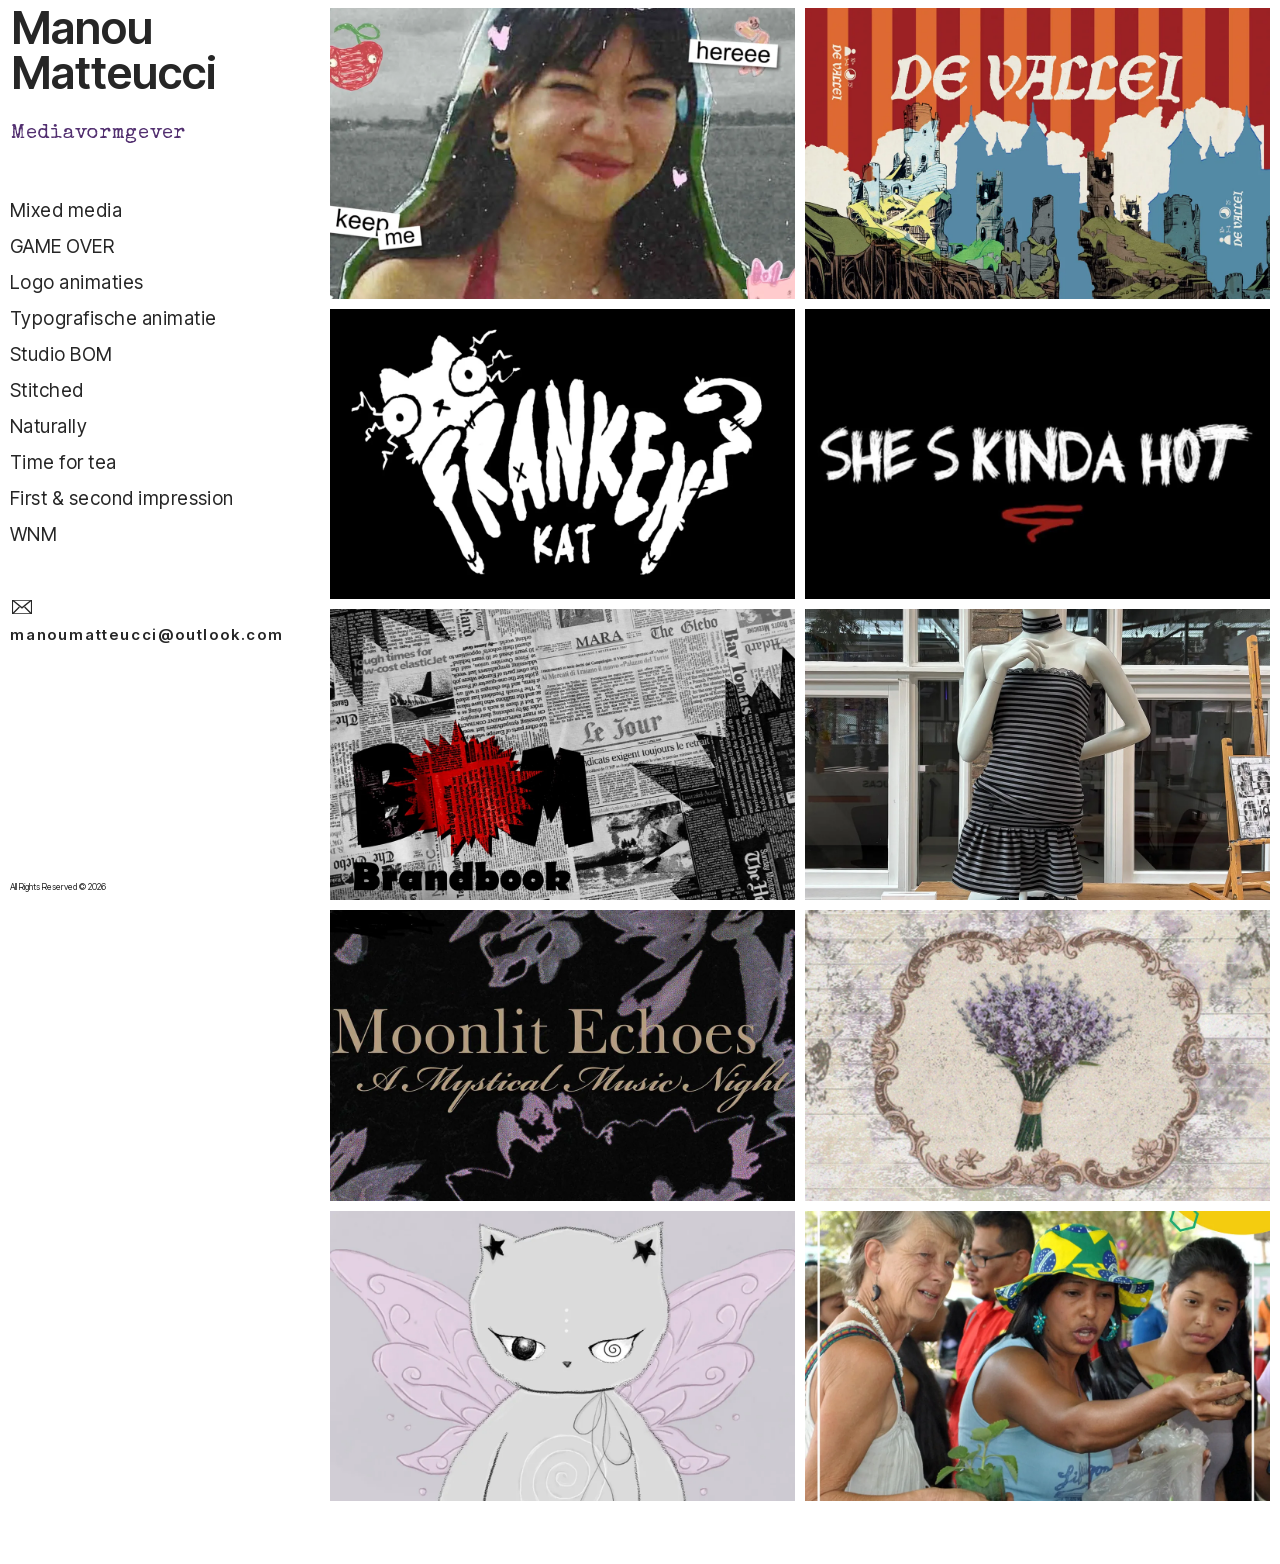
<file: index.html>
<!doctype html>
<html lang="nl">
<head>
<meta charset="utf-8">
<meta name="viewport" content="width=device-width, initial-scale=1">
<title>Manou Matteucci – Mediavormgever</title>
<meta name="description" content="Portfolio van Manou Matteucci, mediavormgever: mixed media, game design, animatie, brandbook, verpakking en meer.">
<meta property="og:title" content="Manou Matteucci – Mediavormgever">
<meta property="og:description" content="Portfolio van Manou Matteucci, mediavormgever: mixed media, game design, animatie, brandbook, verpakking en meer.">
<meta property="og:type" content="website">
<link rel="preload" href="assets/fonts/inter-tight-400.woff" as="font" type="font/woff" crossorigin><link rel="preload" href="assets/fonts/inter-tight-600.woff" as="font" type="font/woff" crossorigin><link rel="preload" href="assets/fonts/special-elite-400.woff" as="font" type="font/woff" crossorigin>
<link rel="stylesheet" href="css/style.css">
</head>
<body>
<a class="skip" href="#inhoud">Naar de inhoud</a>
<aside class="side" id="zijbalk">
  <a class="brand" href="index.html">Manou<br>Matteucci</a>
  <p class="role">Mediavormgever</p>
  <button class="menu-btn" type="button" aria-expanded="false" aria-controls="menu">Menu</button>
  <nav aria-label="Projecten"><ul class="nav" id="menu"><li><a href="mixed-media.html">Mixed media</a></li><li><a href="game-over.html">GAME OVER</a></li><li><a href="logo-animaties.html">Logo animaties</a></li><li><a href="typografische-animatie.html">Typografische animatie</a></li><li><a href="studio-bom.html">Studio BOM</a></li><li><a href="stitched.html">Stitched</a></li><li><a href="naturally.html">Naturally</a></li><li><a href="time-for-tea.html">Time for tea</a></li><li><a href="first-second-impression.html">First &amp; second impression</a></li><li><a href="wnm.html">WNM</a></li></ul></nav>
  <p class="mail"><svg viewBox="0 0 22 16" aria-hidden="true"><path d="M0 0h22v16H0z" fill="none" stroke="currentColor" stroke-width="1.6"/><path d="M0 0l11 9 11-9M0 16l8-8M22 16l-8-8" fill="none" stroke="currentColor" stroke-width="1.6"/></svg><a href="mailto:manoumatteucci@outlook.com">manoumatteucci@outlook.com</a></p>
  <p class="copy">All Rights Reserved &copy; 2026</p>
</aside>
<main id="inhoud">
<h1 class="vh">Manou Matteucci, mediavormgever</h1><ul class="grid"><li><a href="mixed-media.html" aria-label="Mixed media"><img src="assets/img/tiles/mixed-media.webp" width="1200" height="750" alt="Beeld uit de videocollage voor Sunny Day van Beabadoobee" decoding="async"></a></li><li><a href="game-over.html" aria-label="GAME OVER"><img src="assets/img/tiles/game-over.webp" width="1200" height="750" alt="Omslag van het bordspel De Vallei" decoding="async"></a></li><li><a href="logo-animaties.html" aria-label="Logo animaties"><img src="assets/img/tiles/logo-animaties.webp" width="1200" height="750" alt="Logo van FrankenKat" loading="lazy" decoding="async"></a></li><li><a href="typografische-animatie.html" aria-label="Typografische animatie"><img src="assets/img/tiles/typografische-animatie.webp" width="1200" height="750" alt="Typografische animatie: She’s kinda hot" loading="lazy" decoding="async"></a></li><li><a href="studio-bom.html" aria-label="Studio BOM"><img src="assets/img/tiles/studio-bom.webp" width="1200" height="750" alt="Brandbook van Studio BOM" loading="lazy" decoding="async"></a></li><li><a href="stitched.html" aria-label="Stitched"><img src="assets/img/tiles/stitched.webp" width="1200" height="750" alt="Gestreepte jurk op een paspop" loading="lazy" decoding="async"></a></li><li><a href="naturally.html" aria-label="Naturally"><img src="assets/img/tiles/naturally.webp" width="1200" height="750" alt="Poster voor Moonlit Echoes" loading="lazy" decoding="async"></a></li><li><a href="time-for-tea.html" aria-label="Time for tea"><img src="assets/img/tiles/time-for-tea.webp" width="1200" height="750" alt="Theeverpakking Flor met lavendel" loading="lazy" decoding="async"></a></li><li><a href="first-second-impression.html" aria-label="First & second impression"><img src="assets/img/tiles/first-second-impression.webp" width="1200" height="750" alt="Getekende kat met vlindervleugels" loading="lazy" decoding="async"></a></li><li><a href="wnm.html" aria-label="WNM"><img src="assets/img/tiles/wnm.webp" width="1200" height="750" alt="Instagrampost voor WNM" loading="lazy" decoding="async"></a></li></ul>
<p class="foot-mobile">All Rights Reserved &copy; 2026</p>
</main>
<script src="js/main.js" defer></script>
</body>
</html>
</file>
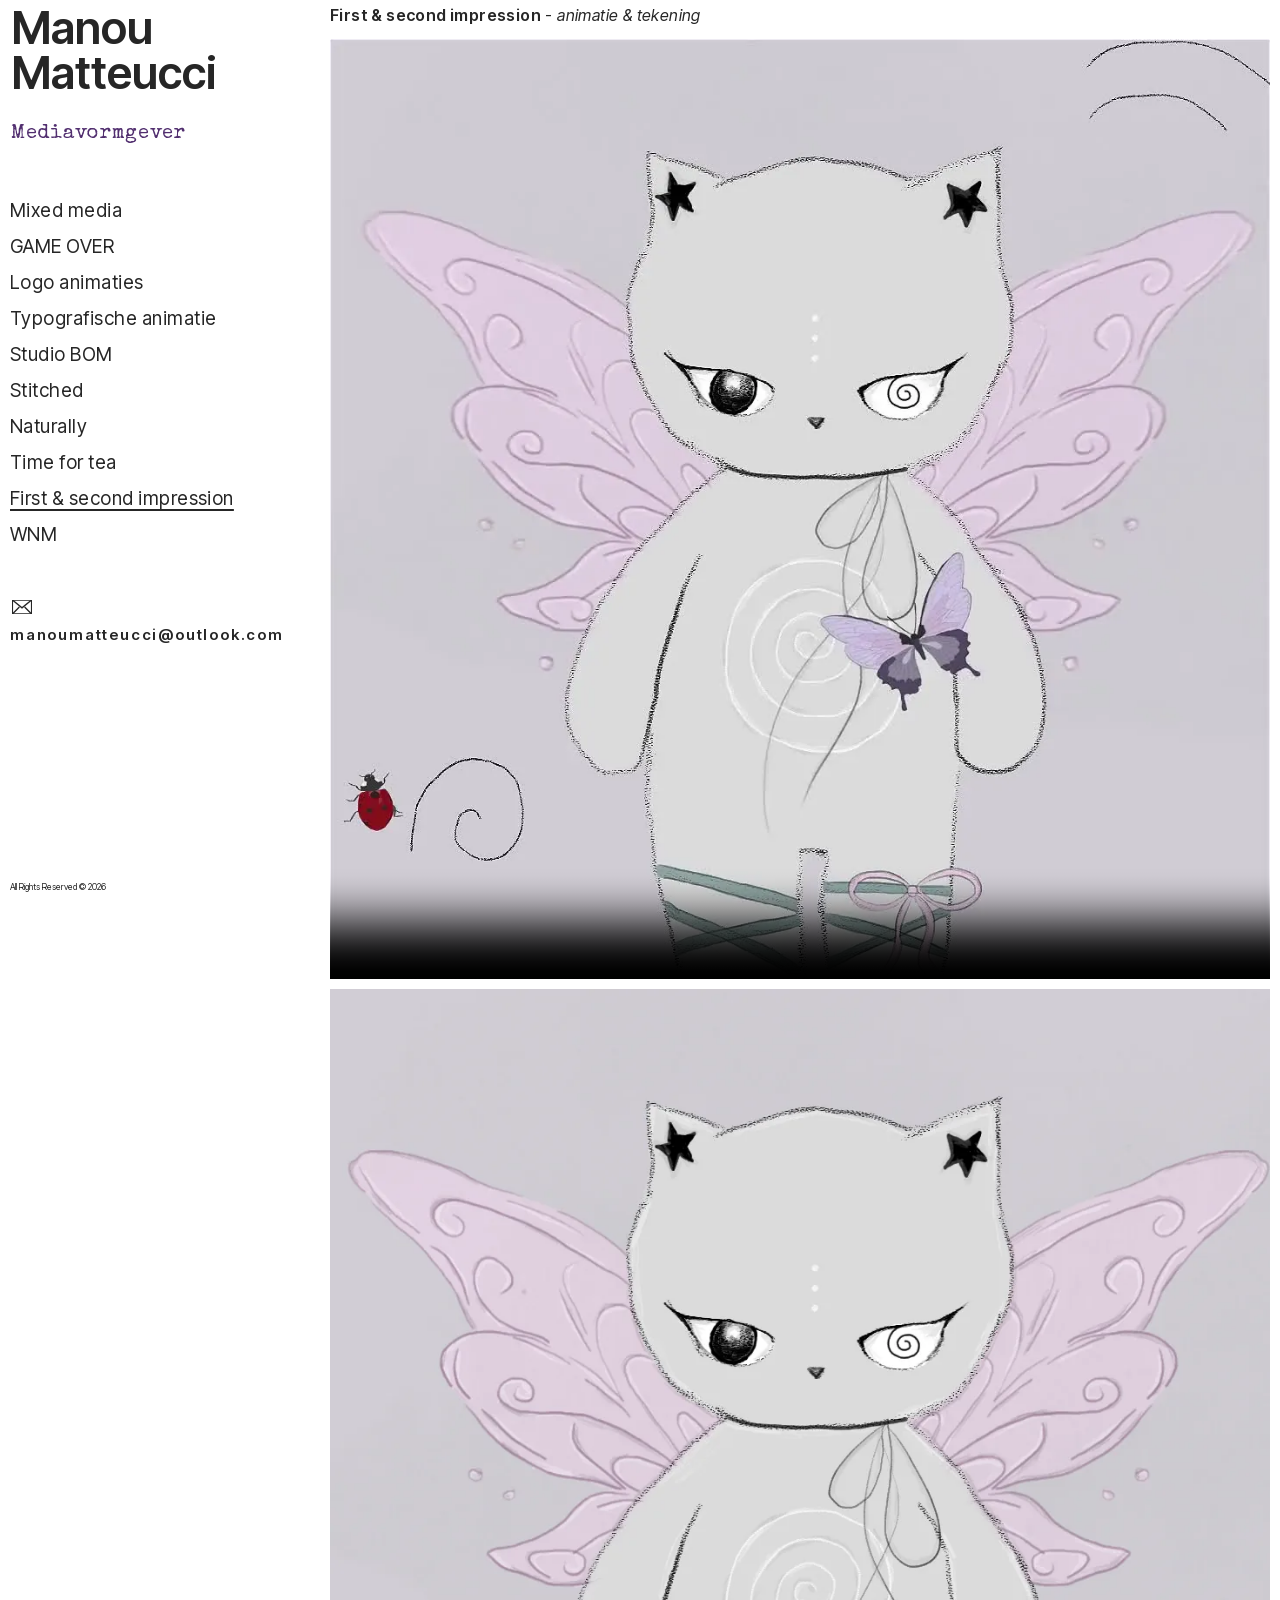
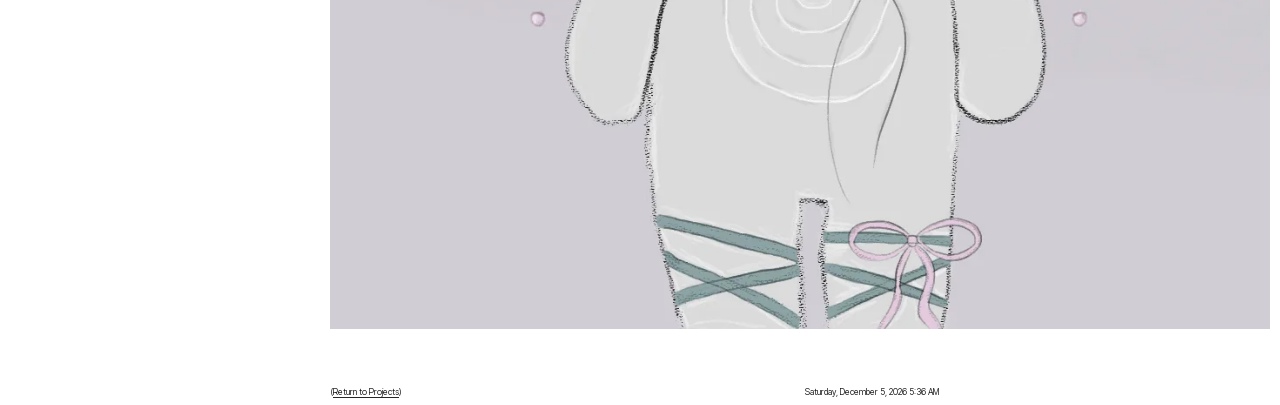
<file: first-second-impression.html>
<!doctype html>
<html lang="nl">
<head>
<meta charset="utf-8">
<meta name="viewport" content="width=device-width, initial-scale=1">
<title>First & second impression – Manou Matteucci</title>
<meta name="description" content="First &amp; second impression: animatie en tekening.">
<meta property="og:title" content="First &amp; second impression – Manou Matteucci">
<meta property="og:description" content="First &amp; second impression: animatie en tekening.">
<meta property="og:type" content="website">
<link rel="preload" href="assets/fonts/inter-tight-400.woff" as="font" type="font/woff" crossorigin><link rel="preload" href="assets/fonts/inter-tight-600.woff" as="font" type="font/woff" crossorigin><link rel="preload" href="assets/fonts/special-elite-400.woff" as="font" type="font/woff" crossorigin>
<link rel="stylesheet" href="css/style.css">
</head>
<body>
<a class="skip" href="#inhoud">Naar de inhoud</a>
<aside class="side" id="zijbalk">
  <a class="brand" href="index.html">Manou<br>Matteucci</a>
  <p class="role">Mediavormgever</p>
  <button class="menu-btn" type="button" aria-expanded="false" aria-controls="menu">Menu</button>
  <nav aria-label="Projecten"><ul class="nav" id="menu"><li><a href="mixed-media.html">Mixed media</a></li><li><a href="game-over.html">GAME OVER</a></li><li><a href="logo-animaties.html">Logo animaties</a></li><li><a href="typografische-animatie.html">Typografische animatie</a></li><li><a href="studio-bom.html">Studio BOM</a></li><li><a href="stitched.html">Stitched</a></li><li><a href="naturally.html">Naturally</a></li><li><a href="time-for-tea.html">Time for tea</a></li><li><a href="first-second-impression.html" aria-current="page">First &amp; second impression</a></li><li><a href="wnm.html">WNM</a></li></ul></nav>
  <p class="mail"><svg viewBox="0 0 22 16" aria-hidden="true"><path d="M0 0h22v16H0z" fill="none" stroke="currentColor" stroke-width="1.6"/><path d="M0 0l11 9 11-9M0 16l8-8M22 16l-8-8" fill="none" stroke="currentColor" stroke-width="1.6"/></svg><a href="mailto:manoumatteucci@outlook.com">manoumatteucci@outlook.com</a></p>
  <p class="copy">All Rights Reserved &copy; 2026</p>
</aside>
<main id="inhoud">
<h1 class="cap"><b>First &amp; second impression</b> - <i>animatie &amp; tekening</i></h1><div class="stack"><figure class="fig"><video playsinline preload="none" muted loop autoplay data-loop width="1080" height="1080" poster="assets/img/first-second-impression/second-impression-poster.webp" aria-label="Animatie van de getekende kat met een vlinder en een lieveheersbeestje"><source src="assets/video/first-second-impression/second-impression.mp4" type="video/mp4"></video></figure><figure class="fig"><img src="assets/img/first-second-impression/avatar.webp" width="1080" height="1080" alt="Getekende grijze kat met roze vlindervleugels" loading="lazy" decoding="async"></figure></div>
<div class="pagebar"><span class="back" lang="en">(<a href="index.html">Return to Projects</a>)</span><span class="clock" lang="en" aria-hidden="true"></span></div><p class="foot-mobile"><span lang="en">(<a href="index.html">Return to Projects</a>)</span><br>All Rights Reserved &copy; 2026</p>
</main>
<script src="js/main.js" defer></script>
</body>
</html>
</file>
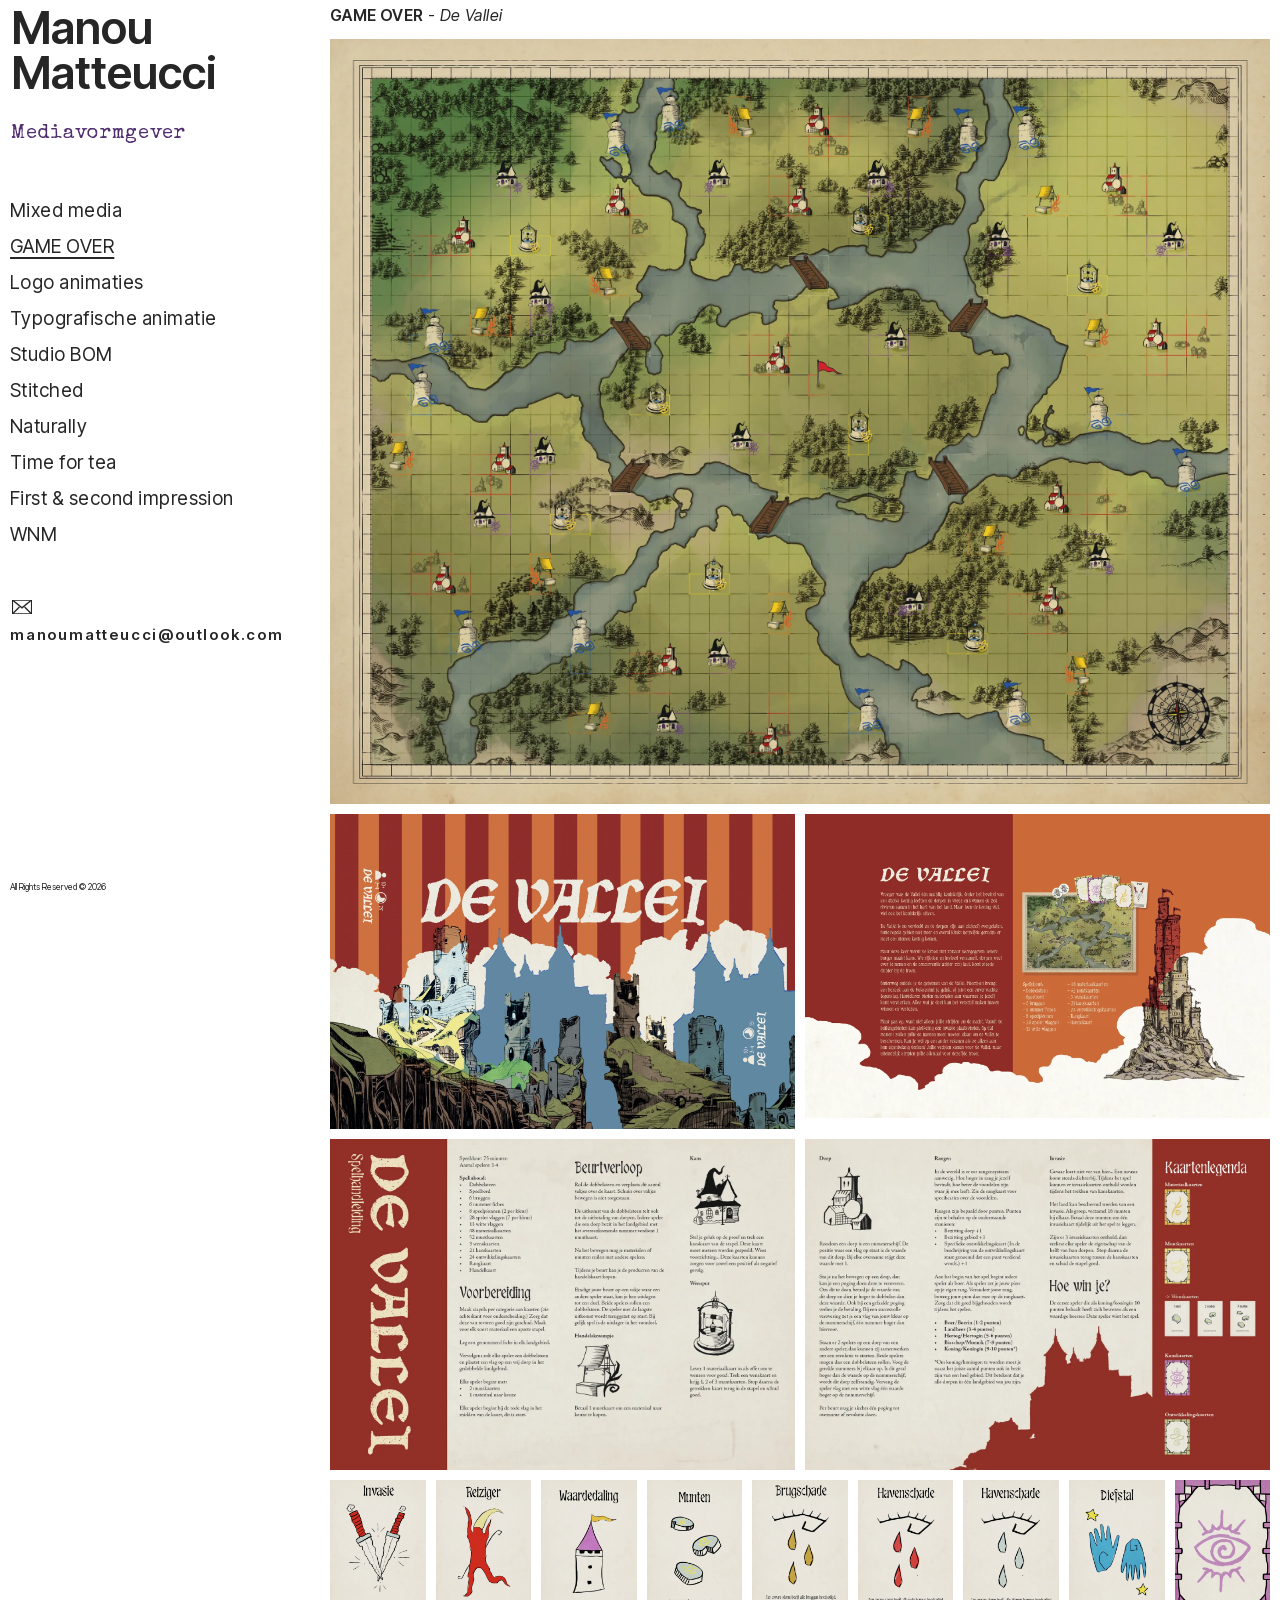
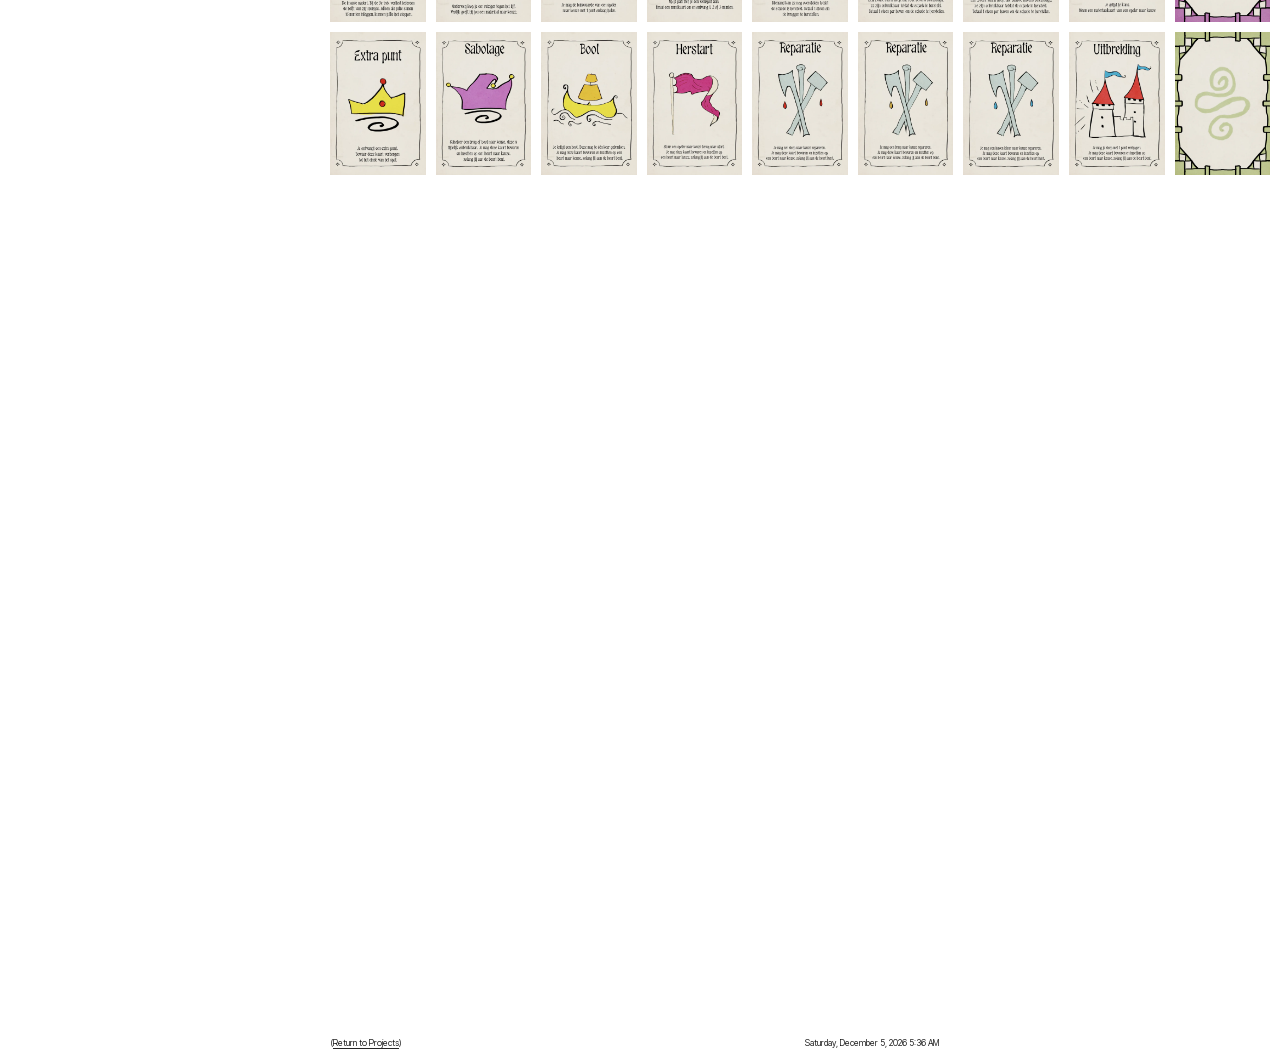
<file: game-over.html>
<!doctype html>
<html lang="nl">
<head>
<meta charset="utf-8">
<meta name="viewport" content="width=device-width, initial-scale=1">
<title>GAME OVER – Manou Matteucci</title>
<meta name="description" content="GAME OVER: De Vallei, een zelfontworpen bordspel met speelbord, spelregels en kaarten.">
<meta property="og:title" content="GAME OVER – Manou Matteucci">
<meta property="og:description" content="GAME OVER: De Vallei, een zelfontworpen bordspel met speelbord, spelregels en kaarten.">
<meta property="og:type" content="website">
<link rel="preload" href="assets/fonts/inter-tight-400.woff" as="font" type="font/woff" crossorigin><link rel="preload" href="assets/fonts/inter-tight-600.woff" as="font" type="font/woff" crossorigin><link rel="preload" href="assets/fonts/special-elite-400.woff" as="font" type="font/woff" crossorigin>
<link rel="stylesheet" href="css/style.css">
</head>
<body>
<a class="skip" href="#inhoud">Naar de inhoud</a>
<aside class="side" id="zijbalk">
  <a class="brand" href="index.html">Manou<br>Matteucci</a>
  <p class="role">Mediavormgever</p>
  <button class="menu-btn" type="button" aria-expanded="false" aria-controls="menu">Menu</button>
  <nav aria-label="Projecten"><ul class="nav" id="menu"><li><a href="mixed-media.html">Mixed media</a></li><li><a href="game-over.html" aria-current="page">GAME OVER</a></li><li><a href="logo-animaties.html">Logo animaties</a></li><li><a href="typografische-animatie.html">Typografische animatie</a></li><li><a href="studio-bom.html">Studio BOM</a></li><li><a href="stitched.html">Stitched</a></li><li><a href="naturally.html">Naturally</a></li><li><a href="time-for-tea.html">Time for tea</a></li><li><a href="first-second-impression.html">First &amp; second impression</a></li><li><a href="wnm.html">WNM</a></li></ul></nav>
  <p class="mail"><svg viewBox="0 0 22 16" aria-hidden="true"><path d="M0 0h22v16H0z" fill="none" stroke="currentColor" stroke-width="1.6"/><path d="M0 0l11 9 11-9M0 16l8-8M22 16l-8-8" fill="none" stroke="currentColor" stroke-width="1.6"/></svg><a href="mailto:manoumatteucci@outlook.com">manoumatteucci@outlook.com</a></p>
  <p class="copy">All Rights Reserved &copy; 2026</p>
</aside>
<main id="inhoud">
<h1 class="cap"><b>GAME OVER</b> - <i>De Vallei</i></h1><div class="stack"><figure class="fig"><img src="img/game-over/kaart.webp" width="2400" height="1952" alt="Het speelbord van De Vallei: een getekende landkaart met rivieren en dorpen" decoding="async"></figure><div class="cols c2"><figure class="fig"><img src="img/game-over/v02.webp" width="1600" height="1085" alt="Doos van De Vallei: de voorkant" loading="lazy" decoding="async"></figure><figure class="fig"><img src="img/game-over/v03.webp" width="1600" height="1047" alt="Doos van De Vallei: de achterkant met uitleg en speelbord" loading="lazy" decoding="async"></figure></div><div class="cols c2"><figure class="fig"><img src="img/game-over/v05.webp" width="1400" height="996" alt="Spelhandleiding van De Vallei, eerste spread" loading="lazy" decoding="async"></figure><figure class="fig"><img src="img/game-over/v06.webp" width="1400" height="996" alt="Spelhandleiding van De Vallei, tweede spread met kaartenlegenda" loading="lazy" decoding="async"></figure></div><div class="cardwrap"><div class="row cards"><figure class="fig" style="flex-grow:0.6705"><img src="img/game-over/v08.webp" width="700" height="1044" alt="Spelkaart van De Vallei" loading="lazy" decoding="async"></figure><figure class="fig" style="flex-grow:0.6705"><img src="img/game-over/v09.webp" width="700" height="1044" alt="Spelkaart van De Vallei" loading="lazy" decoding="async"></figure><figure class="fig" style="flex-grow:0.6705"><img src="img/game-over/v10.webp" width="700" height="1044" alt="Spelkaart van De Vallei" loading="lazy" decoding="async"></figure><figure class="fig" style="flex-grow:0.6705"><img src="img/game-over/v11.webp" width="700" height="1044" alt="Spelkaart van De Vallei" loading="lazy" decoding="async"></figure><figure class="fig" style="flex-grow:0.6705"><img src="img/game-over/v12.webp" width="700" height="1044" alt="Spelkaart van De Vallei" loading="lazy" decoding="async"></figure><figure class="fig" style="flex-grow:0.6705"><img src="img/game-over/v13.webp" width="700" height="1044" alt="Spelkaart van De Vallei" loading="lazy" decoding="async"></figure><figure class="fig" style="flex-grow:0.6705"><img src="img/game-over/v14.webp" width="700" height="1044" alt="Spelkaart van De Vallei" loading="lazy" decoding="async"></figure><figure class="fig" style="flex-grow:0.6705"><img src="img/game-over/v15.webp" width="700" height="1044" alt="Spelkaart van De Vallei" loading="lazy" decoding="async"></figure><figure class="fig" style="flex-grow:0.6705"><img src="img/game-over/v16.webp" width="700" height="1044" alt="Spelkaart van De Vallei" loading="lazy" decoding="async"></figure></div><div class="row cards"><figure class="fig" style="flex-grow:0.6705"><img src="img/game-over/v21.webp" width="700" height="1044" alt="Spelkaart van De Vallei" loading="lazy" decoding="async"></figure><figure class="fig" style="flex-grow:0.6705"><img src="img/game-over/v22.webp" width="700" height="1044" alt="Spelkaart van De Vallei" loading="lazy" decoding="async"></figure><figure class="fig" style="flex-grow:0.6705"><img src="img/game-over/v23.webp" width="700" height="1044" alt="Spelkaart van De Vallei" loading="lazy" decoding="async"></figure><figure class="fig" style="flex-grow:0.6705"><img src="img/game-over/v24.webp" width="700" height="1044" alt="Spelkaart van De Vallei" loading="lazy" decoding="async"></figure><figure class="fig" style="flex-grow:0.6705"><img src="img/game-over/v25.webp" width="700" height="1044" alt="Spelkaart van De Vallei" loading="lazy" decoding="async"></figure><figure class="fig" style="flex-grow:0.6705"><img src="img/game-over/v26.webp" width="700" height="1044" alt="Spelkaart van De Vallei" loading="lazy" decoding="async"></figure><figure class="fig" style="flex-grow:0.6705"><img src="img/game-over/v27.webp" width="700" height="1044" alt="Spelkaart van De Vallei" loading="lazy" decoding="async"></figure><figure class="fig" style="flex-grow:0.6705"><img src="img/game-over/v28.webp" width="700" height="1044" alt="Spelkaart van De Vallei" loading="lazy" decoding="async"></figure><figure class="fig" style="flex-grow:0.6705"><img src="img/game-over/v29.webp" width="700" height="1044" alt="Spelkaart van De Vallei" loading="lazy" decoding="async"></figure></div><div class="row cards"><figure class="fig" style="flex-grow:0.6686"><img src="img/game-over/v30.webp" width="700" height="1047" alt="Spelkaart van De Vallei" loading="lazy" decoding="async"></figure><figure class="fig" style="flex-grow:0.6686"><img src="img/game-over/v31.webp" width="700" height="1047" alt="Spelkaart van De Vallei" loading="lazy" decoding="async"></figure><figure class="fig" style="flex-grow:0.6686"><img src="img/game-over/v32.webp" width="700" height="1047" alt="Spelkaart van De Vallei" loading="lazy" decoding="async"></figure><figure class="fig" style="flex-grow:0.6686"><img src="img/game-over/v33.webp" width="700" height="1047" alt="Spelkaart van De Vallei" loading="lazy" decoding="async"></figure><figure class="fig" style="flex-grow:0.6686"><img src="img/game-over/v34.webp" width="700" height="1047" alt="Spelkaart van De Vallei" loading="lazy" decoding="async"></figure><figure class="fig" style="flex-grow:0.6686"><img src="img/game-over/v35.webp" width="700" height="1047" alt="Spelkaart van De Vallei" loading="lazy" decoding="async"></figure><figure class="fig" style="flex-grow:0.6705"><img src="img/game-over/v17.webp" width="700" height="1044" alt="Spelkaart van De Vallei" loading="lazy" decoding="async"></figure><figure class="fig" style="flex-grow:0.6705"><img src="img/game-over/v18.webp" width="700" height="1044" alt="Spelkaart van De Vallei" loading="lazy" decoding="async"></figure><figure class="fig" style="flex-grow:0.6705"><img src="img/game-over/v19.webp" width="700" height="1044" alt="Spelkaart van De Vallei" loading="lazy" decoding="async"></figure><figure class="fig" style="flex-grow:0.6705"><img src="img/game-over/v20.webp" width="700" height="1044" alt="Spelkaart van De Vallei" loading="lazy" decoding="async"></figure></div></div><div class="cols c2"><figure class="fig"><img src="img/game-over/v04.webp" width="904" height="1280" alt="Handelskaart met de ontwikkelingskaarten" loading="lazy" decoding="async"></figure><figure class="fig"><img src="img/game-over/v01.webp" width="1128" height="1596" alt="Ranglijst met de personages van De Vallei" loading="lazy" decoding="async"></figure></div></div>
<div class="pagebar"><span class="back" lang="en">(<a href="index.html">Return to Projects</a>)</span><span class="clock" lang="en" aria-hidden="true"></span></div><p class="foot-mobile"><span lang="en">(<a href="index.html">Return to Projects</a>)</span><br>All Rights Reserved &copy; 2026</p>
</main>
<script src="js/main.js" defer></script>
</body>
</html>
</file>
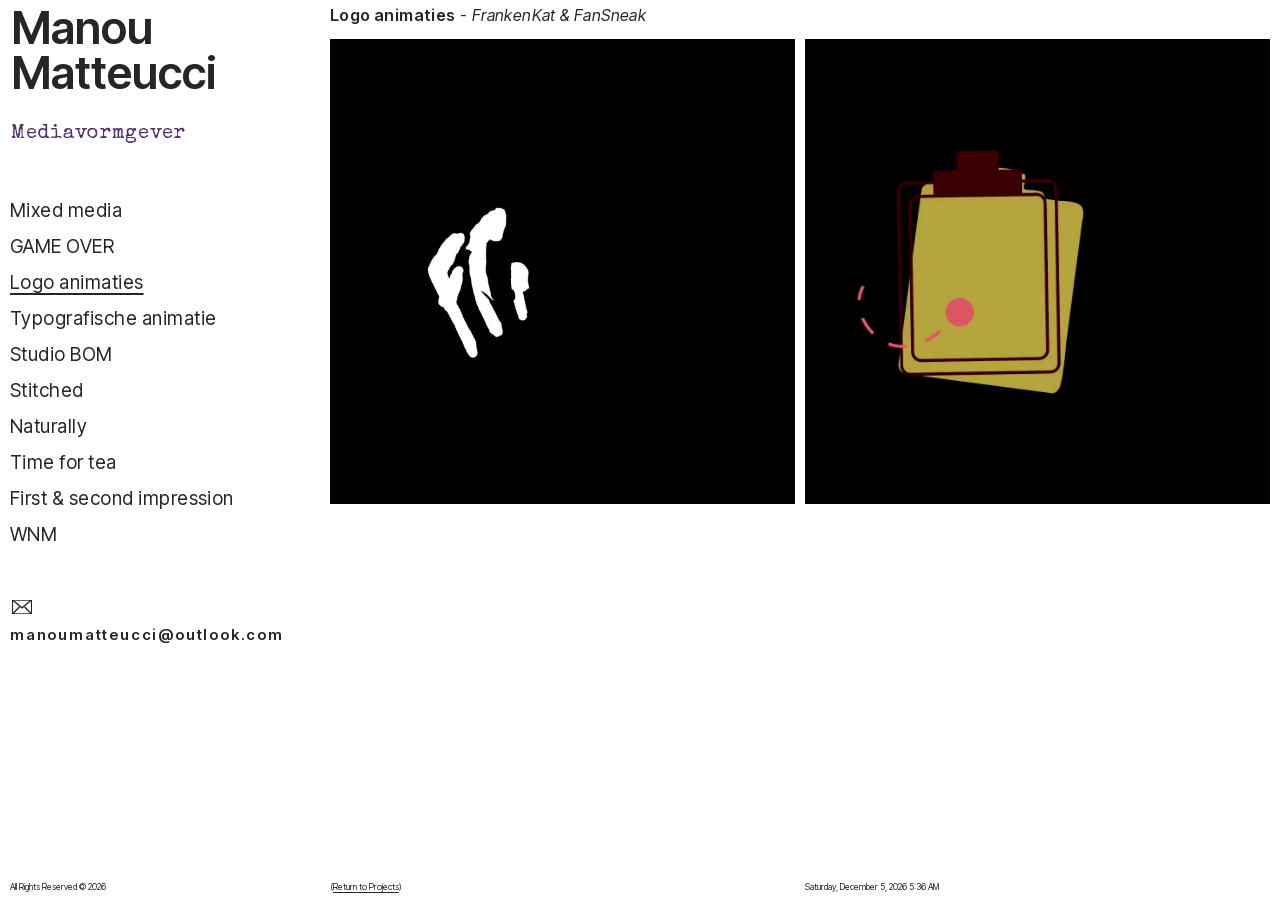
<file: logo-animaties.html>
<!doctype html>
<html lang="nl">
<head>
<meta charset="utf-8">
<meta name="viewport" content="width=device-width, initial-scale=1">
<title>Logo animaties – Manou Matteucci</title>
<meta name="description" content="Logo animaties voor FrankenKat en FanSneak.">
<meta property="og:title" content="Logo animaties – Manou Matteucci">
<meta property="og:description" content="Logo animaties voor FrankenKat en FanSneak.">
<meta property="og:type" content="website">
<link rel="preload" href="assets/fonts/inter-tight-400.woff" as="font" type="font/woff" crossorigin><link rel="preload" href="assets/fonts/inter-tight-600.woff" as="font" type="font/woff" crossorigin><link rel="preload" href="assets/fonts/special-elite-400.woff" as="font" type="font/woff" crossorigin>
<link rel="stylesheet" href="css/style.css">
</head>
<body>
<a class="skip" href="#inhoud">Naar de inhoud</a>
<aside class="side" id="zijbalk">
  <a class="brand" href="index.html">Manou<br>Matteucci</a>
  <p class="role">Mediavormgever</p>
  <button class="menu-btn" type="button" aria-expanded="false" aria-controls="menu">Menu</button>
  <nav aria-label="Projecten"><ul class="nav" id="menu"><li><a href="mixed-media.html">Mixed media</a></li><li><a href="game-over.html">GAME OVER</a></li><li><a href="logo-animaties.html" aria-current="page">Logo animaties</a></li><li><a href="typografische-animatie.html">Typografische animatie</a></li><li><a href="studio-bom.html">Studio BOM</a></li><li><a href="stitched.html">Stitched</a></li><li><a href="naturally.html">Naturally</a></li><li><a href="time-for-tea.html">Time for tea</a></li><li><a href="first-second-impression.html">First &amp; second impression</a></li><li><a href="wnm.html">WNM</a></li></ul></nav>
  <p class="mail"><svg viewBox="0 0 22 16" aria-hidden="true"><path d="M0 0h22v16H0z" fill="none" stroke="currentColor" stroke-width="1.6"/><path d="M0 0l11 9 11-9M0 16l8-8M22 16l-8-8" fill="none" stroke="currentColor" stroke-width="1.6"/></svg><a href="mailto:manoumatteucci@outlook.com">manoumatteucci@outlook.com</a></p>
  <p class="copy">All Rights Reserved &copy; 2026</p>
</aside>
<main id="inhoud">
<h1 class="cap"><b>Logo animaties</b> - <i>FrankenKat &amp; FanSneak</i></h1><div class="cols c2 keep"><figure class="fig"><video playsinline preload="none" muted loop autoplay data-loop width="1440" height="1440" poster="assets/img/logo-animaties/frankenkat-poster.webp" aria-label="Logoanimatie van FrankenKat"><source src="assets/video/logo-animaties/frankenkat.mp4" type="video/mp4"></video></figure><figure class="fig"><video playsinline preload="none" muted loop autoplay data-loop width="1080" height="1080" poster="assets/img/logo-animaties/fansneak-poster.webp" aria-label="Logoanimatie van FanSneak"><source src="assets/video/logo-animaties/fansneak.mp4" type="video/mp4"></video></figure></div>
<div class="pagebar"><span class="back" lang="en">(<a href="index.html">Return to Projects</a>)</span><span class="clock" lang="en" aria-hidden="true"></span></div><p class="foot-mobile"><span lang="en">(<a href="index.html">Return to Projects</a>)</span><br>All Rights Reserved &copy; 2026</p>
</main>
<script src="js/main.js" defer></script>
</body>
</html>
</file>
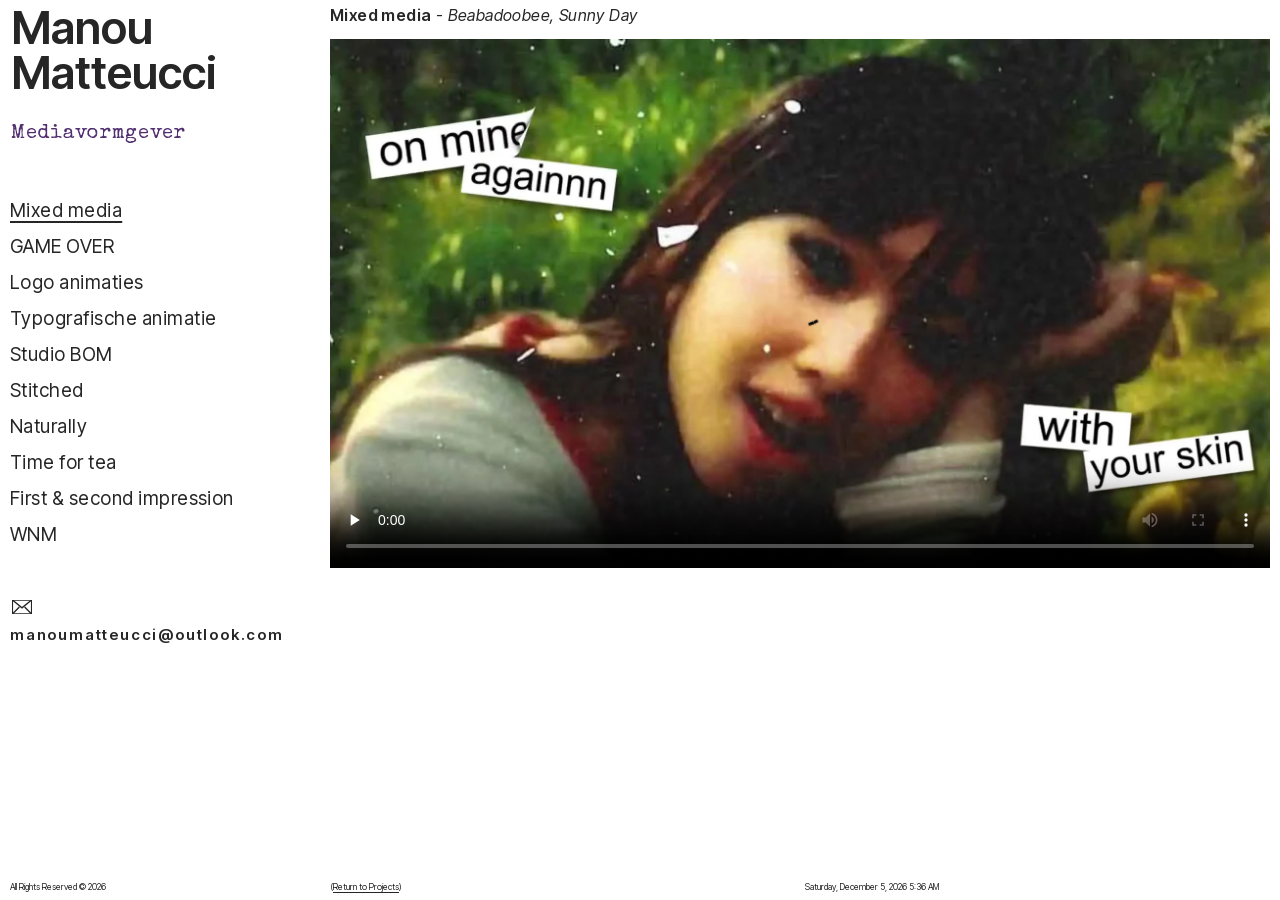
<file: mixed-media.html>
<!doctype html>
<html lang="nl">
<head>
<meta charset="utf-8">
<meta name="viewport" content="width=device-width, initial-scale=1">
<title>Mixed media – Manou Matteucci</title>
<meta name="description" content="Mixed media: videocollage bij Sunny Day van Beabadoobee.">
<meta property="og:title" content="Mixed media – Manou Matteucci">
<meta property="og:description" content="Mixed media: videocollage bij Sunny Day van Beabadoobee.">
<meta property="og:type" content="website">
<link rel="preload" href="assets/fonts/inter-tight-400.woff" as="font" type="font/woff" crossorigin><link rel="preload" href="assets/fonts/inter-tight-600.woff" as="font" type="font/woff" crossorigin><link rel="preload" href="assets/fonts/special-elite-400.woff" as="font" type="font/woff" crossorigin>
<link rel="stylesheet" href="css/style.css">
</head>
<body>
<a class="skip" href="#inhoud">Naar de inhoud</a>
<aside class="side" id="zijbalk">
  <a class="brand" href="index.html">Manou<br>Matteucci</a>
  <p class="role">Mediavormgever</p>
  <button class="menu-btn" type="button" aria-expanded="false" aria-controls="menu">Menu</button>
  <nav aria-label="Projecten"><ul class="nav" id="menu"><li><a href="mixed-media.html" aria-current="page">Mixed media</a></li><li><a href="game-over.html">GAME OVER</a></li><li><a href="logo-animaties.html">Logo animaties</a></li><li><a href="typografische-animatie.html">Typografische animatie</a></li><li><a href="studio-bom.html">Studio BOM</a></li><li><a href="stitched.html">Stitched</a></li><li><a href="naturally.html">Naturally</a></li><li><a href="time-for-tea.html">Time for tea</a></li><li><a href="first-second-impression.html">First &amp; second impression</a></li><li><a href="wnm.html">WNM</a></li></ul></nav>
  <p class="mail"><svg viewBox="0 0 22 16" aria-hidden="true"><path d="M0 0h22v16H0z" fill="none" stroke="currentColor" stroke-width="1.6"/><path d="M0 0l11 9 11-9M0 16l8-8M22 16l-8-8" fill="none" stroke="currentColor" stroke-width="1.6"/></svg><a href="mailto:manoumatteucci@outlook.com">manoumatteucci@outlook.com</a></p>
  <p class="copy">All Rights Reserved &copy; 2026</p>
</aside>
<main id="inhoud">
<h1 class="cap"><b>Mixed media</b> - <i>Beabadoobee, Sunny Day</i></h1><div class="stack"><figure class="fig"><video playsinline preload="none" controls width="1920" height="1080" poster="assets/img/mixed-media/sunny-day-poster.webp" aria-label="Videocollage bij Sunny Day van Beabadoobee"><source src="assets/video/mixed-media/sunny-day.mp4" type="video/mp4"></video></figure></div>
<div class="pagebar"><span class="back" lang="en">(<a href="index.html">Return to Projects</a>)</span><span class="clock" lang="en" aria-hidden="true"></span></div><p class="foot-mobile"><span lang="en">(<a href="index.html">Return to Projects</a>)</span><br>All Rights Reserved &copy; 2026</p>
</main>
<script src="js/main.js" defer></script>
</body>
</html>
</file>
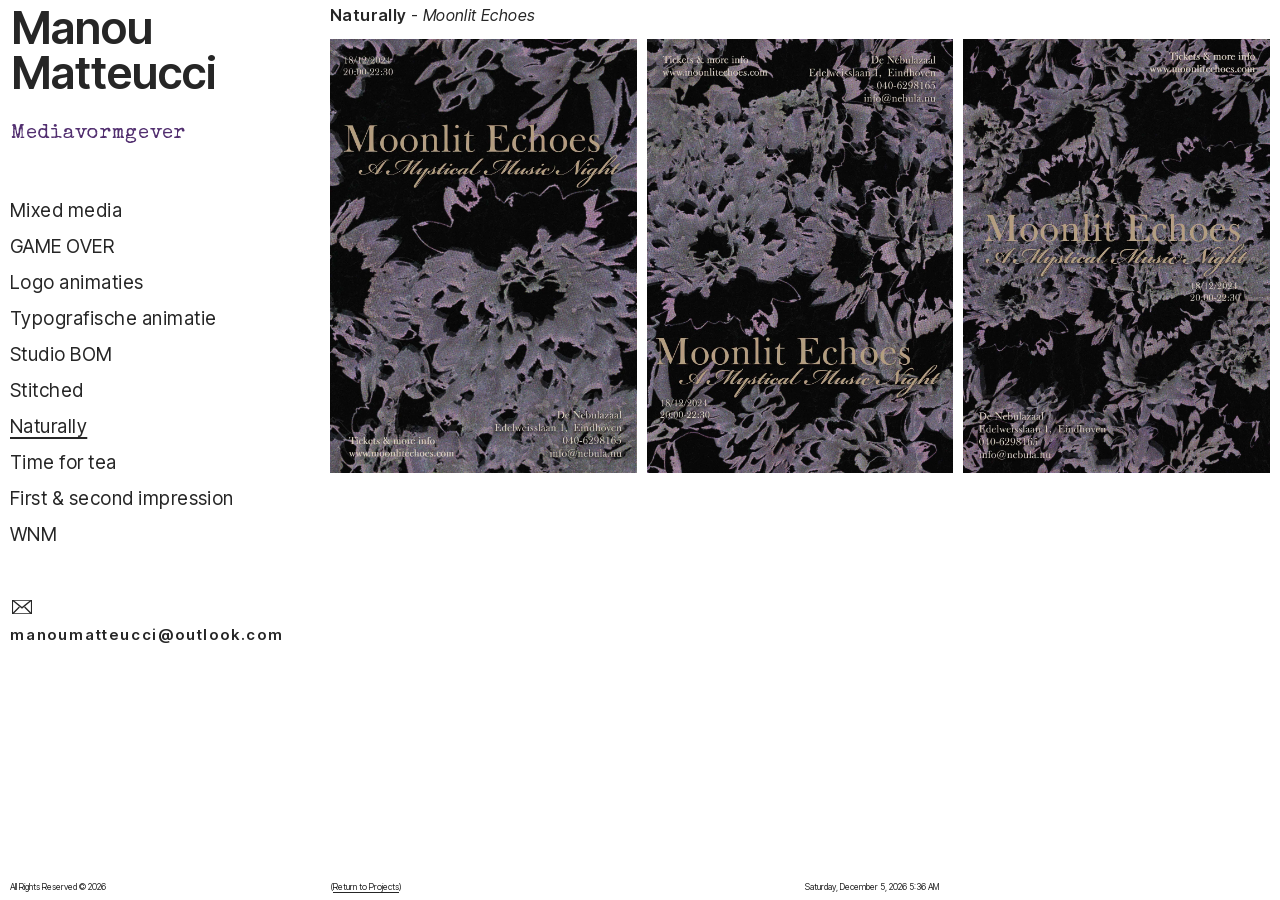
<file: naturally.html>
<!doctype html>
<html lang="nl">
<head>
<meta charset="utf-8">
<meta name="viewport" content="width=device-width, initial-scale=1">
<title>Naturally – Manou Matteucci</title>
<meta name="description" content="Naturally: posters voor Moonlit Echoes, A Mystical Music Night.">
<meta property="og:title" content="Naturally – Manou Matteucci">
<meta property="og:description" content="Naturally: posters voor Moonlit Echoes, A Mystical Music Night.">
<meta property="og:type" content="website">
<link rel="preload" href="assets/fonts/inter-tight-400.woff" as="font" type="font/woff" crossorigin><link rel="preload" href="assets/fonts/inter-tight-600.woff" as="font" type="font/woff" crossorigin><link rel="preload" href="assets/fonts/special-elite-400.woff" as="font" type="font/woff" crossorigin>
<link rel="stylesheet" href="css/style.css">
</head>
<body>
<a class="skip" href="#inhoud">Naar de inhoud</a>
<aside class="side" id="zijbalk">
  <a class="brand" href="index.html">Manou<br>Matteucci</a>
  <p class="role">Mediavormgever</p>
  <button class="menu-btn" type="button" aria-expanded="false" aria-controls="menu">Menu</button>
  <nav aria-label="Projecten"><ul class="nav" id="menu"><li><a href="mixed-media.html">Mixed media</a></li><li><a href="game-over.html">GAME OVER</a></li><li><a href="logo-animaties.html">Logo animaties</a></li><li><a href="typografische-animatie.html">Typografische animatie</a></li><li><a href="studio-bom.html">Studio BOM</a></li><li><a href="stitched.html">Stitched</a></li><li><a href="naturally.html" aria-current="page">Naturally</a></li><li><a href="time-for-tea.html">Time for tea</a></li><li><a href="first-second-impression.html">First &amp; second impression</a></li><li><a href="wnm.html">WNM</a></li></ul></nav>
  <p class="mail"><svg viewBox="0 0 22 16" aria-hidden="true"><path d="M0 0h22v16H0z" fill="none" stroke="currentColor" stroke-width="1.6"/><path d="M0 0l11 9 11-9M0 16l8-8M22 16l-8-8" fill="none" stroke="currentColor" stroke-width="1.6"/></svg><a href="mailto:manoumatteucci@outlook.com">manoumatteucci@outlook.com</a></p>
  <p class="copy">All Rights Reserved &copy; 2026</p>
</aside>
<main id="inhoud">
<h1 class="cap"><b>Naturally</b> - <i>Moonlit Echoes</i></h1><div class="cols c3 keep"><figure class="fig"><img src="assets/img/naturally/poster-3.webp" width="1100" height="1555" alt="Poster Moonlit Echoes: A Mystical Music Night" loading="lazy" decoding="async"></figure><figure class="fig"><img src="assets/img/naturally/poster-2.webp" width="1100" height="1555" alt="Poster Moonlit Echoes: A Mystical Music Night" loading="lazy" decoding="async"></figure><figure class="fig"><img src="assets/img/naturally/poster-1.webp" width="1100" height="1555" alt="Poster Moonlit Echoes: A Mystical Music Night" loading="lazy" decoding="async"></figure></div>
<div class="pagebar"><span class="back" lang="en">(<a href="index.html">Return to Projects</a>)</span><span class="clock" lang="en" aria-hidden="true"></span></div><p class="foot-mobile"><span lang="en">(<a href="index.html">Return to Projects</a>)</span><br>All Rights Reserved &copy; 2026</p>
</main>
<script src="js/main.js" defer></script>
</body>
</html>
</file>
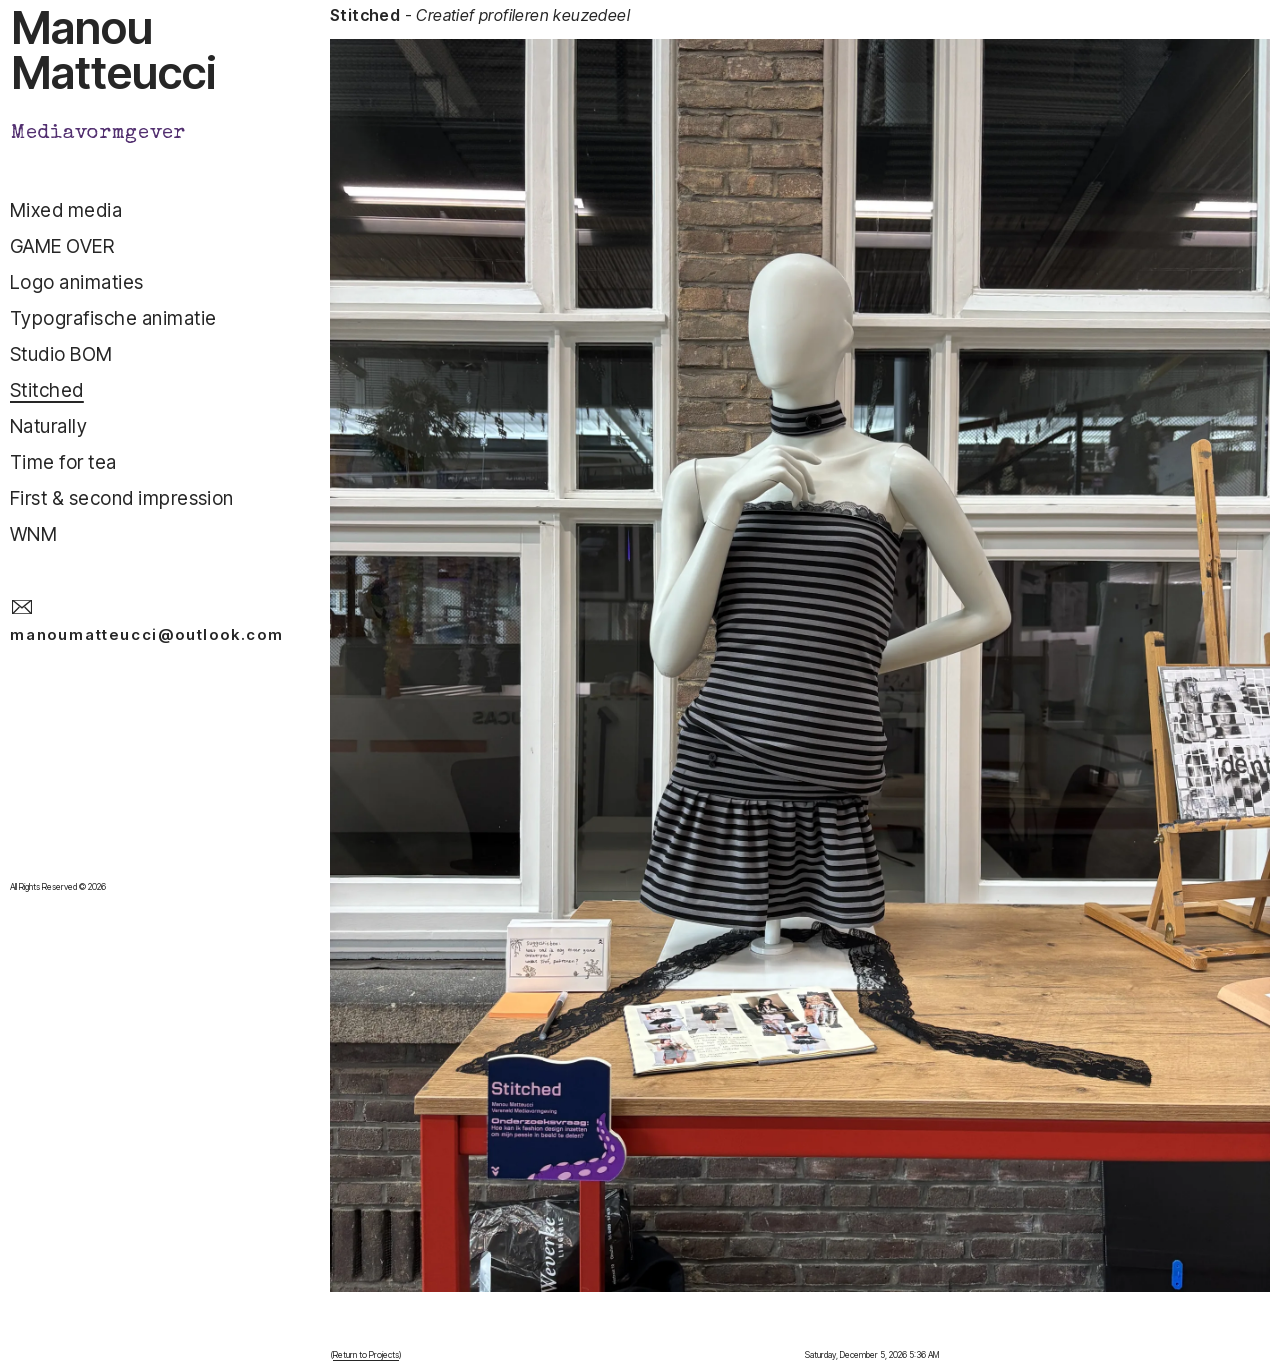
<file: stitched.html>
<!doctype html>
<html lang="nl">
<head>
<meta charset="utf-8">
<meta name="viewport" content="width=device-width, initial-scale=1">
<title>Stitched – Manou Matteucci</title>
<meta name="description" content="Stitched: creatief profileren, keuzedeel.">
<meta property="og:title" content="Stitched – Manou Matteucci">
<meta property="og:description" content="Stitched: creatief profileren, keuzedeel.">
<meta property="og:type" content="website">
<link rel="preload" href="assets/fonts/inter-tight-400.woff" as="font" type="font/woff" crossorigin><link rel="preload" href="assets/fonts/inter-tight-600.woff" as="font" type="font/woff" crossorigin><link rel="preload" href="assets/fonts/special-elite-400.woff" as="font" type="font/woff" crossorigin>
<link rel="stylesheet" href="css/style.css">
</head>
<body>
<a class="skip" href="#inhoud">Naar de inhoud</a>
<aside class="side" id="zijbalk">
  <a class="brand" href="index.html">Manou<br>Matteucci</a>
  <p class="role">Mediavormgever</p>
  <button class="menu-btn" type="button" aria-expanded="false" aria-controls="menu">Menu</button>
  <nav aria-label="Projecten"><ul class="nav" id="menu"><li><a href="mixed-media.html">Mixed media</a></li><li><a href="game-over.html">GAME OVER</a></li><li><a href="logo-animaties.html">Logo animaties</a></li><li><a href="typografische-animatie.html">Typografische animatie</a></li><li><a href="studio-bom.html">Studio BOM</a></li><li><a href="stitched.html" aria-current="page">Stitched</a></li><li><a href="naturally.html">Naturally</a></li><li><a href="time-for-tea.html">Time for tea</a></li><li><a href="first-second-impression.html">First &amp; second impression</a></li><li><a href="wnm.html">WNM</a></li></ul></nav>
  <p class="mail"><svg viewBox="0 0 22 16" aria-hidden="true"><path d="M0 0h22v16H0z" fill="none" stroke="currentColor" stroke-width="1.6"/><path d="M0 0l11 9 11-9M0 16l8-8M22 16l-8-8" fill="none" stroke="currentColor" stroke-width="1.6"/></svg><a href="mailto:manoumatteucci@outlook.com">manoumatteucci@outlook.com</a></p>
  <p class="copy">All Rights Reserved &copy; 2026</p>
</aside>
<main id="inhoud">
<h1 class="cap"><b>Stitched</b> - <i>Creatief profileren keuzedeel</i></h1><div class="stack"><figure class="fig"><img src="assets/img/stitched/stitched.webp" width="2100" height="2800" alt="Gestreepte jurk met kant op een paspop, naast een schetsboek met moodboards" decoding="async"></figure></div>
<div class="pagebar"><span class="back" lang="en">(<a href="index.html">Return to Projects</a>)</span><span class="clock" lang="en" aria-hidden="true"></span></div><p class="foot-mobile"><span lang="en">(<a href="index.html">Return to Projects</a>)</span><br>All Rights Reserved &copy; 2026</p>
</main>
<script src="js/main.js" defer></script>
</body>
</html>
</file>
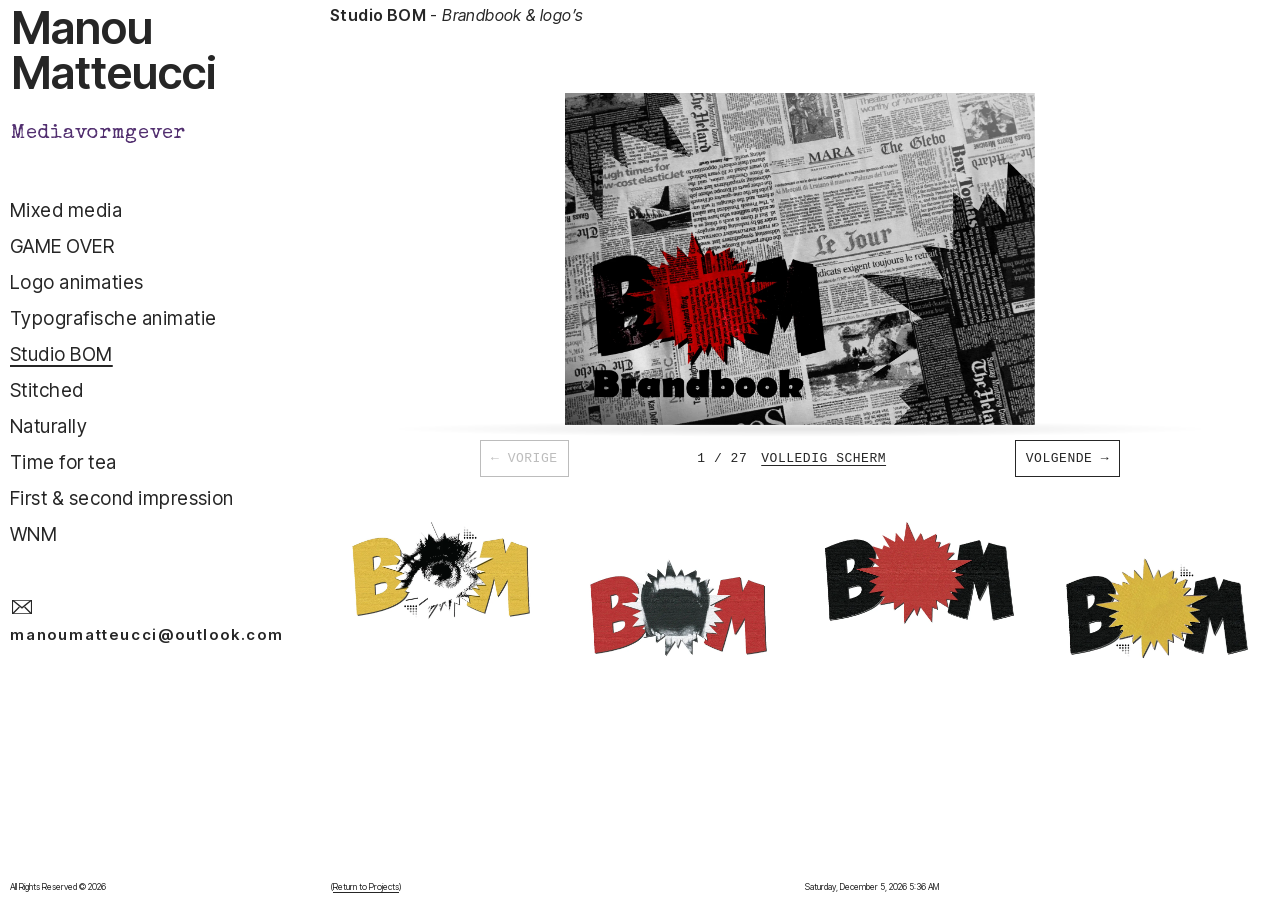
<file: studio-bom.html>
<!doctype html>
<html lang="nl">
<head>
<meta charset="utf-8">
<meta name="viewport" content="width=device-width, initial-scale=1">
<title>Studio BOM – Manou Matteucci</title>
<meta name="description" content="Studio BOM: brandbook en logo’s.">
<meta property="og:title" content="Studio BOM – Manou Matteucci">
<meta property="og:description" content="Studio BOM: brandbook en logo’s.">
<meta property="og:type" content="website">
<link rel="preload" href="assets/fonts/inter-tight-400.woff" as="font" type="font/woff" crossorigin><link rel="preload" href="assets/fonts/inter-tight-600.woff" as="font" type="font/woff" crossorigin><link rel="preload" href="assets/fonts/special-elite-400.woff" as="font" type="font/woff" crossorigin>
<link rel="stylesheet" href="css/style.css">
</head>
<body>
<a class="skip" href="#inhoud">Naar de inhoud</a>
<aside class="side" id="zijbalk">
  <a class="brand" href="index.html">Manou<br>Matteucci</a>
  <p class="role">Mediavormgever</p>
  <button class="menu-btn" type="button" aria-expanded="false" aria-controls="menu">Menu</button>
  <nav aria-label="Projecten"><ul class="nav" id="menu"><li><a href="mixed-media.html">Mixed media</a></li><li><a href="game-over.html">GAME OVER</a></li><li><a href="logo-animaties.html">Logo animaties</a></li><li><a href="typografische-animatie.html">Typografische animatie</a></li><li><a href="studio-bom.html" aria-current="page">Studio BOM</a></li><li><a href="stitched.html">Stitched</a></li><li><a href="naturally.html">Naturally</a></li><li><a href="time-for-tea.html">Time for tea</a></li><li><a href="first-second-impression.html">First &amp; second impression</a></li><li><a href="wnm.html">WNM</a></li></ul></nav>
  <p class="mail"><svg viewBox="0 0 22 16" aria-hidden="true"><path d="M0 0h22v16H0z" fill="none" stroke="currentColor" stroke-width="1.6"/><path d="M0 0l11 9 11-9M0 16l8-8M22 16l-8-8" fill="none" stroke="currentColor" stroke-width="1.6"/></svg><a href="mailto:manoumatteucci@outlook.com">manoumatteucci@outlook.com</a></p>
  <p class="copy">All Rights Reserved &copy; 2026</p>
</aside>
<main id="inhoud">
<h1 class="cap"><b>Studio BOM</b> - <i>Brandbook &amp; logo’s</i></h1><figure class="book" data-pages="img/studio-bom/brandbook/blad-01.webp,img/studio-bom/brandbook/blad-02.webp,img/studio-bom/brandbook/blad-03.webp,img/studio-bom/brandbook/blad-04.webp,img/studio-bom/brandbook/blad-05.webp,img/studio-bom/brandbook/blad-06.webp,img/studio-bom/brandbook/blad-07.webp,img/studio-bom/brandbook/blad-08.webp,img/studio-bom/brandbook/blad-09.webp,img/studio-bom/brandbook/blad-10.webp,img/studio-bom/brandbook/blad-11.webp,img/studio-bom/brandbook/blad-12.webp,img/studio-bom/brandbook/blad-13.webp,img/studio-bom/brandbook/blad-14.webp,img/studio-bom/brandbook/blad-15.webp,img/studio-bom/brandbook/blad-16.webp,img/studio-bom/brandbook/blad-17.webp,img/studio-bom/brandbook/blad-18.webp,img/studio-bom/brandbook/blad-19.webp,img/studio-bom/brandbook/blad-20.webp,img/studio-bom/brandbook/blad-21.webp,img/studio-bom/brandbook/blad-22.webp,img/studio-bom/brandbook/blad-23.webp,img/studio-bom/brandbook/blad-24.webp,img/studio-bom/brandbook/blad-25.webp,img/studio-bom/brandbook/blad-26.webp,img/studio-bom/brandbook/blad-27.webp" data-w="1600" data-h="1130" data-title="BOM Brandbook">
  <div class="book-stage" tabindex="0" role="group" aria-label="BOM Brandbook: blader met de pijltjestoetsen, de knoppen of door te slepen"></div>
  <div class="book-ui">
    <button class="book-btn" type="button" data-dir="-1">&larr; Vorige</button>
    <span class="book-mid"><span class="book-count caption" aria-live="polite"></span><button class="book-btn book-full" type="button" hidden>Volledig scherm</button></span>
    <button class="book-btn" type="button" data-dir="1">Volgende &rarr;</button>
  </div>
  <noscript><p>Zet JavaScript aan om door het brandbook te bladeren.</p></noscript>
</figure><div class="cols c4"><figure class="fig logo"><img src="assets/img/studio-bom/logo-1.webp" width="900" height="554" alt="Logo van Studio BOM" loading="lazy" decoding="async"></figure><figure class="fig logo"><img src="assets/img/studio-bom/logo-2.webp" width="900" height="782" alt="Logo van Studio BOM" loading="lazy" decoding="async"></figure><figure class="fig logo"><img src="assets/img/studio-bom/logo-3.webp" width="900" height="557" alt="Logo van Studio BOM" loading="lazy" decoding="async"></figure><figure class="fig logo"><img src="assets/img/studio-bom/logo-4.webp" width="900" height="836" alt="Logo van Studio BOM" loading="lazy" decoding="async"></figure></div>
<div class="pagebar"><span class="back" lang="en">(<a href="index.html">Return to Projects</a>)</span><span class="clock" lang="en" aria-hidden="true"></span></div><p class="foot-mobile"><span lang="en">(<a href="index.html">Return to Projects</a>)</span><br>All Rights Reserved &copy; 2026</p>
</main>
<script src="js/main.js" defer></script>
</body>
</html>
</file>
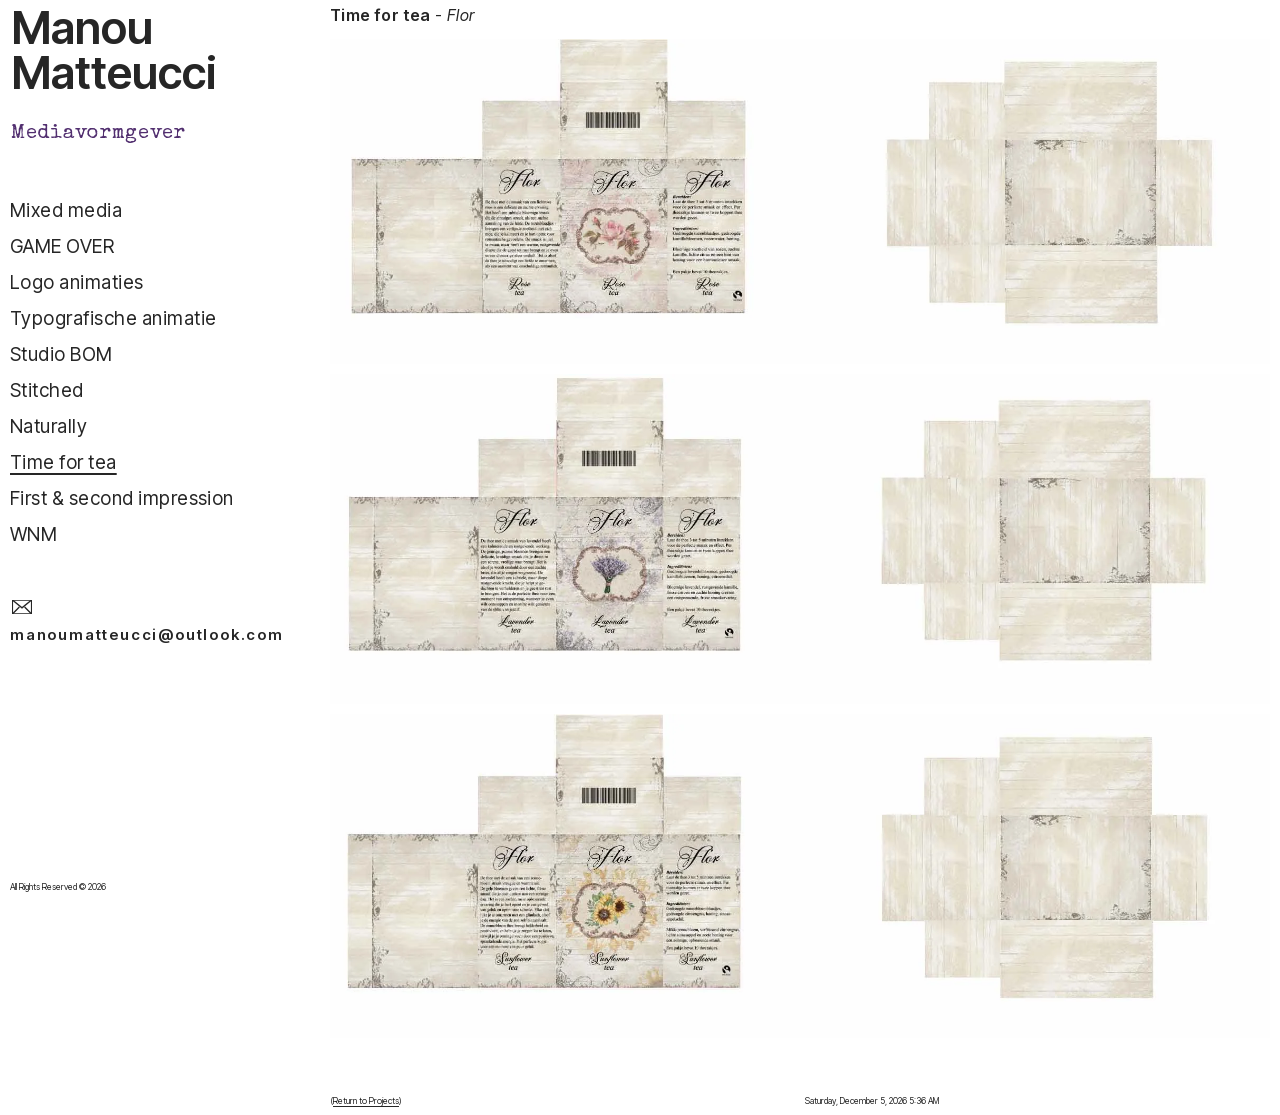
<file: time-for-tea.html>
<!doctype html>
<html lang="nl">
<head>
<meta charset="utf-8">
<meta name="viewport" content="width=device-width, initial-scale=1">
<title>Time for tea – Manou Matteucci</title>
<meta name="description" content="Time for tea: verpakkingsontwerp voor de thee Flor.">
<meta property="og:title" content="Time for tea – Manou Matteucci">
<meta property="og:description" content="Time for tea: verpakkingsontwerp voor de thee Flor.">
<meta property="og:type" content="website">
<link rel="preload" href="assets/fonts/inter-tight-400.woff" as="font" type="font/woff" crossorigin><link rel="preload" href="assets/fonts/inter-tight-600.woff" as="font" type="font/woff" crossorigin><link rel="preload" href="assets/fonts/special-elite-400.woff" as="font" type="font/woff" crossorigin>
<link rel="stylesheet" href="css/style.css">
</head>
<body>
<a class="skip" href="#inhoud">Naar de inhoud</a>
<aside class="side" id="zijbalk">
  <a class="brand" href="index.html">Manou<br>Matteucci</a>
  <p class="role">Mediavormgever</p>
  <button class="menu-btn" type="button" aria-expanded="false" aria-controls="menu">Menu</button>
  <nav aria-label="Projecten"><ul class="nav" id="menu"><li><a href="mixed-media.html">Mixed media</a></li><li><a href="game-over.html">GAME OVER</a></li><li><a href="logo-animaties.html">Logo animaties</a></li><li><a href="typografische-animatie.html">Typografische animatie</a></li><li><a href="studio-bom.html">Studio BOM</a></li><li><a href="stitched.html">Stitched</a></li><li><a href="naturally.html">Naturally</a></li><li><a href="time-for-tea.html" aria-current="page">Time for tea</a></li><li><a href="first-second-impression.html">First &amp; second impression</a></li><li><a href="wnm.html">WNM</a></li></ul></nav>
  <p class="mail"><svg viewBox="0 0 22 16" aria-hidden="true"><path d="M0 0h22v16H0z" fill="none" stroke="currentColor" stroke-width="1.6"/><path d="M0 0l11 9 11-9M0 16l8-8M22 16l-8-8" fill="none" stroke="currentColor" stroke-width="1.6"/></svg><a href="mailto:manoumatteucci@outlook.com">manoumatteucci@outlook.com</a></p>
  <p class="copy">All Rights Reserved &copy; 2026</p>
</aside>
<main id="inhoud">
<h1 class="cap"><b>Time for tea</b> - <i>Flor</i></h1><div class="stack"><figure class="fig"><img src="assets/img/time-for-tea/flor-1.webp" width="1783" height="616" alt="Verpakkingsontwerp voor de thee Flor, uitgevouwen" loading="lazy" decoding="async"></figure><figure class="fig"><img src="assets/img/time-for-tea/flor-2.webp" width="1791" height="629" alt="Verpakkingsontwerp voor de thee Flor, uitgevouwen" loading="lazy" decoding="async"></figure><figure class="fig"><img src="assets/img/time-for-tea/flor-3.webp" width="1784" height="616" alt="Verpakkingsontwerp voor de thee Flor, uitgevouwen" loading="lazy" decoding="async"></figure></div>
<div class="pagebar"><span class="back" lang="en">(<a href="index.html">Return to Projects</a>)</span><span class="clock" lang="en" aria-hidden="true"></span></div><p class="foot-mobile"><span lang="en">(<a href="index.html">Return to Projects</a>)</span><br>All Rights Reserved &copy; 2026</p>
</main>
<script src="js/main.js" defer></script>
</body>
</html>
</file>
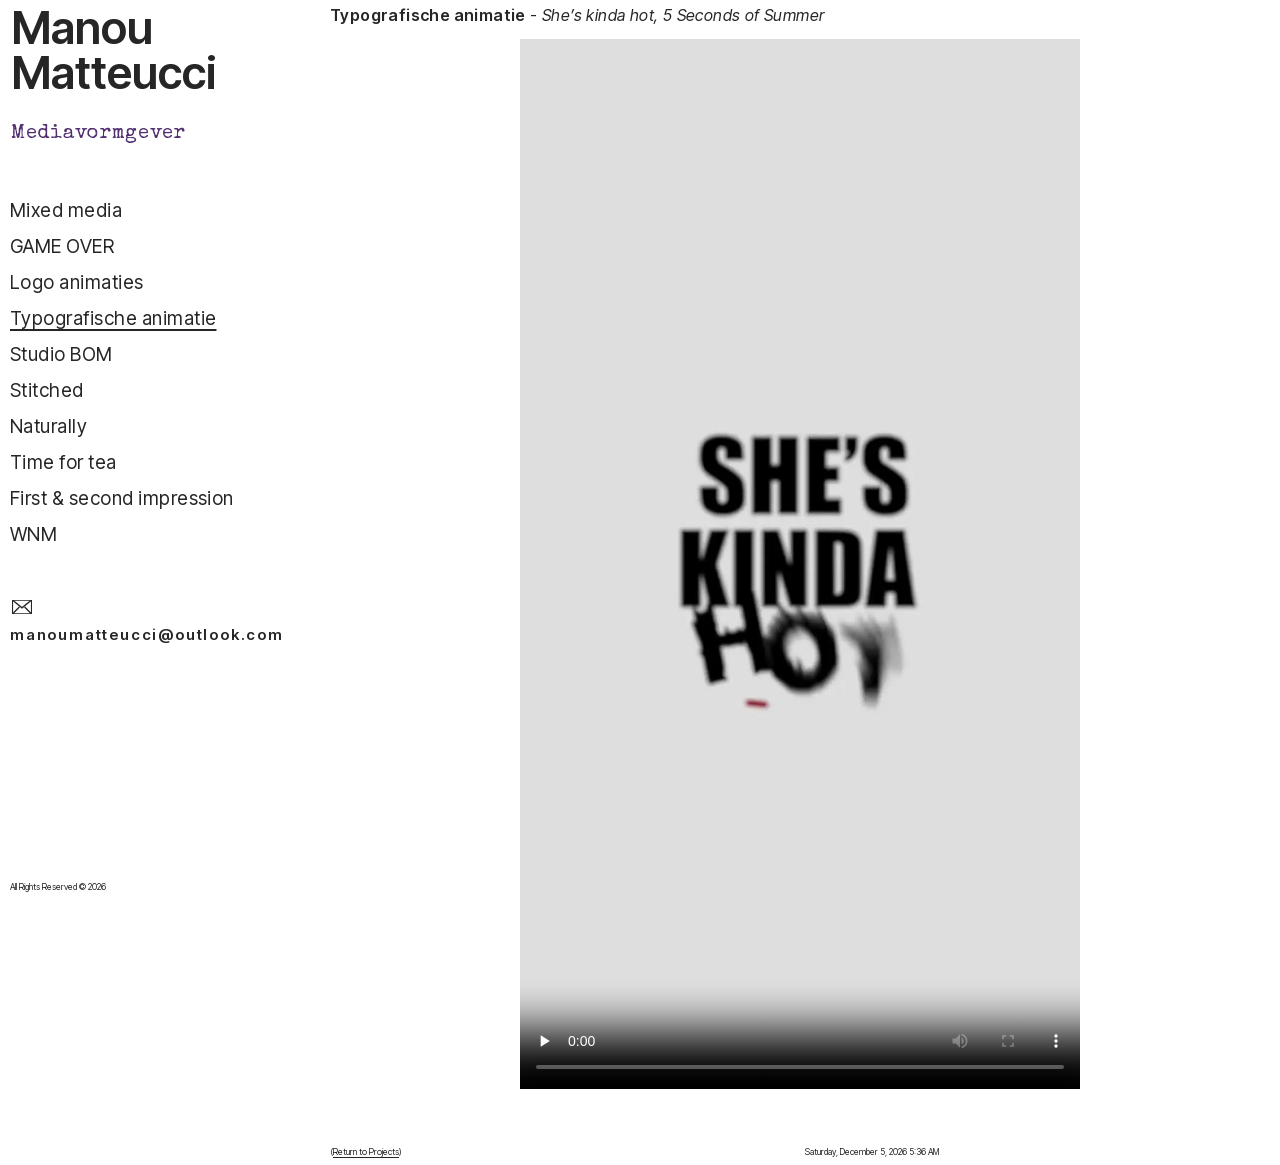
<file: typografische-animatie.html>
<!doctype html>
<html lang="nl">
<head>
<meta charset="utf-8">
<meta name="viewport" content="width=device-width, initial-scale=1">
<title>Typografische animatie – Manou Matteucci</title>
<meta name="description" content="Typografische animatie: She’s kinda hot.">
<meta property="og:title" content="Typografische animatie – Manou Matteucci">
<meta property="og:description" content="Typografische animatie: She’s kinda hot.">
<meta property="og:type" content="website">
<link rel="preload" href="assets/fonts/inter-tight-400.woff" as="font" type="font/woff" crossorigin><link rel="preload" href="assets/fonts/inter-tight-600.woff" as="font" type="font/woff" crossorigin><link rel="preload" href="assets/fonts/special-elite-400.woff" as="font" type="font/woff" crossorigin>
<link rel="stylesheet" href="css/style.css">
</head>
<body>
<a class="skip" href="#inhoud">Naar de inhoud</a>
<aside class="side" id="zijbalk">
  <a class="brand" href="index.html">Manou<br>Matteucci</a>
  <p class="role">Mediavormgever</p>
  <button class="menu-btn" type="button" aria-expanded="false" aria-controls="menu">Menu</button>
  <nav aria-label="Projecten"><ul class="nav" id="menu"><li><a href="mixed-media.html">Mixed media</a></li><li><a href="game-over.html">GAME OVER</a></li><li><a href="logo-animaties.html">Logo animaties</a></li><li><a href="typografische-animatie.html" aria-current="page">Typografische animatie</a></li><li><a href="studio-bom.html">Studio BOM</a></li><li><a href="stitched.html">Stitched</a></li><li><a href="naturally.html">Naturally</a></li><li><a href="time-for-tea.html">Time for tea</a></li><li><a href="first-second-impression.html">First &amp; second impression</a></li><li><a href="wnm.html">WNM</a></li></ul></nav>
  <p class="mail"><svg viewBox="0 0 22 16" aria-hidden="true"><path d="M0 0h22v16H0z" fill="none" stroke="currentColor" stroke-width="1.6"/><path d="M0 0l11 9 11-9M0 16l8-8M22 16l-8-8" fill="none" stroke="currentColor" stroke-width="1.6"/></svg><a href="mailto:manoumatteucci@outlook.com">manoumatteucci@outlook.com</a></p>
  <p class="copy">All Rights Reserved &copy; 2026</p>
</aside>
<main id="inhoud">
<h1 class="cap"><b>Typografische animatie</b> - <i>She’s kinda hot, 5 Seconds of Summer</i></h1><div class="stack"><figure class="fig vert"><video playsinline preload="none" controls width="1024" height="1920" poster="assets/img/typografische-animatie/she-s-kinda-hot-poster.webp" aria-label="Typografische animatie: She’s kinda hot"><source src="assets/video/typografische-animatie/she-s-kinda-hot.mp4" type="video/mp4"></video></figure></div>
<div class="pagebar"><span class="back" lang="en">(<a href="index.html">Return to Projects</a>)</span><span class="clock" lang="en" aria-hidden="true"></span></div><p class="foot-mobile"><span lang="en">(<a href="index.html">Return to Projects</a>)</span><br>All Rights Reserved &copy; 2026</p>
</main>
<script src="js/main.js" defer></script>
</body>
</html>
</file>
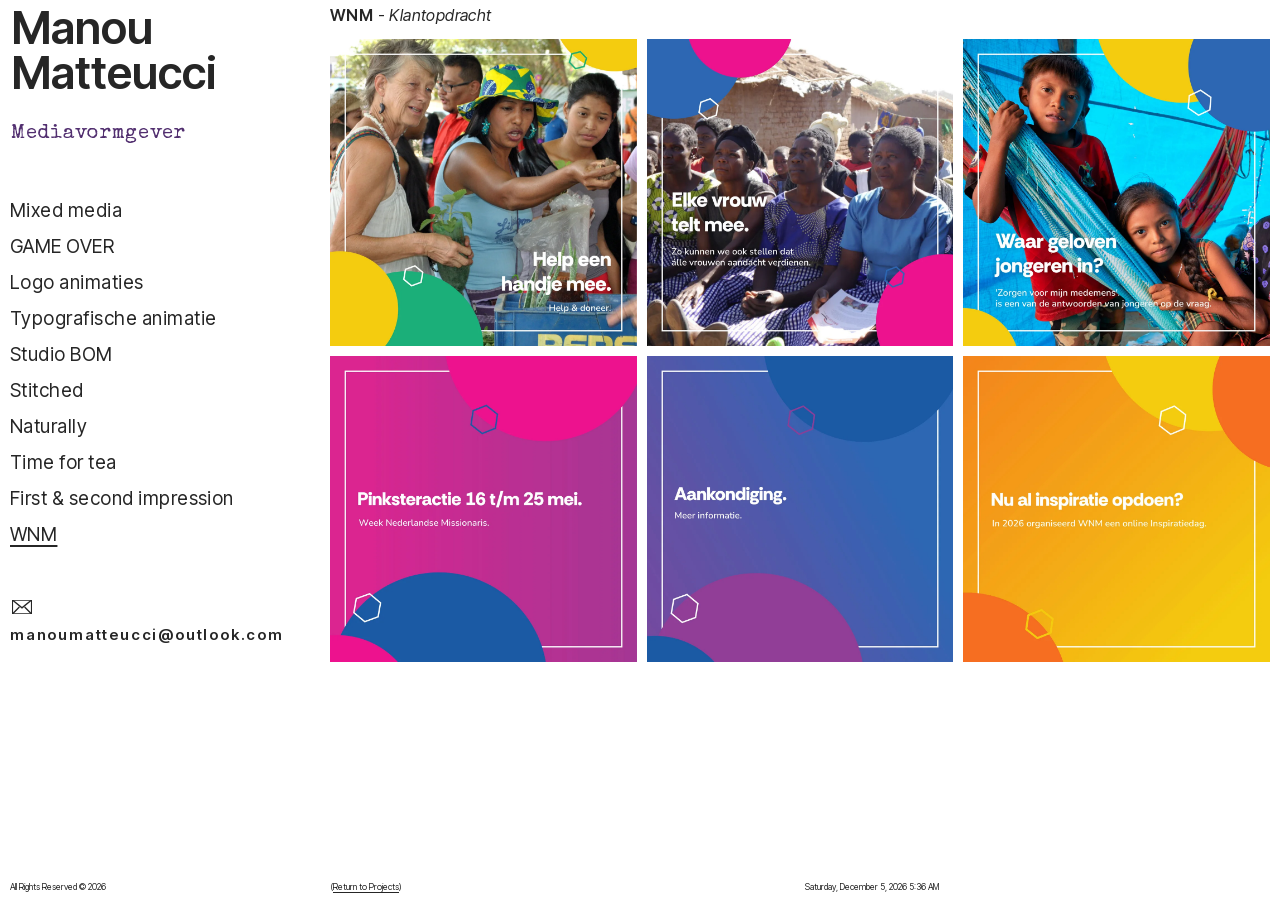
<file: wnm.html>
<!doctype html>
<html lang="nl">
<head>
<meta charset="utf-8">
<meta name="viewport" content="width=device-width, initial-scale=1">
<title>WNM – Manou Matteucci</title>
<meta name="description" content="WNM: klantopdracht met Instagramontwerpen.">
<meta property="og:title" content="WNM – Manou Matteucci">
<meta property="og:description" content="WNM: klantopdracht met Instagramontwerpen.">
<meta property="og:type" content="website">
<link rel="preload" href="assets/fonts/inter-tight-400.woff" as="font" type="font/woff" crossorigin><link rel="preload" href="assets/fonts/inter-tight-600.woff" as="font" type="font/woff" crossorigin><link rel="preload" href="assets/fonts/special-elite-400.woff" as="font" type="font/woff" crossorigin>
<link rel="stylesheet" href="css/style.css">
</head>
<body>
<a class="skip" href="#inhoud">Naar de inhoud</a>
<aside class="side" id="zijbalk">
  <a class="brand" href="index.html">Manou<br>Matteucci</a>
  <p class="role">Mediavormgever</p>
  <button class="menu-btn" type="button" aria-expanded="false" aria-controls="menu">Menu</button>
  <nav aria-label="Projecten"><ul class="nav" id="menu"><li><a href="mixed-media.html">Mixed media</a></li><li><a href="game-over.html">GAME OVER</a></li><li><a href="logo-animaties.html">Logo animaties</a></li><li><a href="typografische-animatie.html">Typografische animatie</a></li><li><a href="studio-bom.html">Studio BOM</a></li><li><a href="stitched.html">Stitched</a></li><li><a href="naturally.html">Naturally</a></li><li><a href="time-for-tea.html">Time for tea</a></li><li><a href="first-second-impression.html">First &amp; second impression</a></li><li><a href="wnm.html" aria-current="page">WNM</a></li></ul></nav>
  <p class="mail"><svg viewBox="0 0 22 16" aria-hidden="true"><path d="M0 0h22v16H0z" fill="none" stroke="currentColor" stroke-width="1.6"/><path d="M0 0l11 9 11-9M0 16l8-8M22 16l-8-8" fill="none" stroke="currentColor" stroke-width="1.6"/></svg><a href="mailto:manoumatteucci@outlook.com">manoumatteucci@outlook.com</a></p>
  <p class="copy">All Rights Reserved &copy; 2026</p>
</aside>
<main id="inhoud">
<h1 class="cap"><b>WNM</b> - <i>Klantopdracht</i></h1><div class="stack"><div class="cols c3 keep"><figure class="fig"><img src="assets/img/wnm/voorbeeld-1.webp" width="1100" height="1100" alt="Instagramontwerp voor WNM" loading="lazy" decoding="async"></figure><figure class="fig"><img src="assets/img/wnm/voorbeeld-2.webp" width="1100" height="1100" alt="Instagramontwerp voor WNM" loading="lazy" decoding="async"></figure><figure class="fig"><img src="assets/img/wnm/voorbeeld-3.webp" width="1100" height="1100" alt="Instagramontwerp voor WNM" loading="lazy" decoding="async"></figure><figure class="fig"><img src="assets/img/wnm/voorbeeld-4.webp" width="1100" height="1100" alt="Instagramontwerp voor WNM" loading="lazy" decoding="async"></figure><figure class="fig"><img src="assets/img/wnm/voorbeeld-5.webp" width="1100" height="1100" alt="Instagramontwerp voor WNM" loading="lazy" decoding="async"></figure><figure class="fig"><img src="assets/img/wnm/voorbeeld-6.webp" width="1100" height="1100" alt="Instagramontwerp voor WNM" loading="lazy" decoding="async"></figure></div></div>
<div class="pagebar"><span class="back" lang="en">(<a href="index.html">Return to Projects</a>)</span><span class="clock" lang="en" aria-hidden="true"></span></div><p class="foot-mobile"><span lang="en">(<a href="index.html">Return to Projects</a>)</span><br>All Rights Reserved &copy; 2026</p>
</main>
<script src="js/main.js" defer></script>
</body>
</html>
</file>
<file: css/style.css>
/* Manou Matteucci, mediavormgever: vaste zijbalk links, werk rechts. Gebouwd als gewone site (geen Cargo). */

/* Lettertypes staan in assets/fonts (zelf gehost, dus geen verbinding met Google nodig).
   Inter Tight: SIL Open Font License. Special Elite: Apache License 2.0. Licenties staan in dezelfde map. */
@font-face { font-family: "Inter Tight"; font-style: normal; font-weight: 400; font-display: swap; src: url("../assets/fonts/inter-tight-400.woff") format("woff"); }
@font-face { font-family: "Inter Tight"; font-style: normal; font-weight: 600; font-display: swap; src: url("../assets/fonts/inter-tight-600.woff") format("woff"); }
@font-face { font-family: "Inter Tight"; font-style: italic; font-weight: 400; font-display: swap; src: url("../assets/fonts/inter-tight-400-italic.woff") format("woff"); }
@font-face { font-family: "Special Elite"; font-style: normal; font-weight: 400; font-display: swap; src: url("../assets/fonts/special-elite-400.woff") format("woff"); }

:root {
  --ink: #262626;
  --purple: #512e6f;
  --paper: #fff;
  --side: max(300px, calc(25vw + 10px));
  --gap: 10px;
  --sans: "Inter Tight", "Helvetica Neue", Helvetica, Arial, sans-serif;
  --type: "Special Elite", "Courier Prime", "Courier New", Courier, monospace;
  --mono: ui-monospace, "SF Mono", Menlo, Consolas, "Liberation Mono", monospace;
}
*, *::before, *::after { box-sizing: border-box; }
html { scroll-behavior: smooth; }
body { margin: 0; background: var(--paper); color: var(--ink); font: 400 20px/1.35 var(--sans); -webkit-font-smoothing: antialiased; }
a { color: inherit; text-decoration: none; }
img, video { display: block; max-width: 100%; height: auto; }
.vh { position: absolute; width: 1px; height: 1px; overflow: hidden; clip: rect(0 0 0 0); white-space: nowrap; }
.skip { position: absolute; left: -999px; top: 0; background: var(--ink); color: #fff; padding: 8px 12px; z-index: 50; }
.skip:focus { left: 8px; top: 8px; }
:focus-visible { outline: 2px solid var(--purple); outline-offset: 3px; }

/* ----- zijbalk ----- */
.side { position: fixed; inset: 0 auto 0 0; overflow-y: auto; overscroll-behavior: contain; width: var(--side); padding: 5px 20px 0 10px; display: flex; flex-direction: column; z-index: 10; background: var(--paper); }
.brand { display: block; margin: 0 0 0 2px; font: 600 45px/1 var(--sans); }
.role { margin: 27px 0 0 1px; font: 400 20px/1.2 var(--type); color: var(--purple); letter-spacing: 0.035em; }
.menu-btn { display: none; }
.nav { margin: 47px 0 0; padding: 0; list-style: none; }
.nav li { margin: 0; }
.nav a { display: block; padding: 4px 0; font-size: 19px; line-height: 28px; letter-spacing: 0.025em; }
.nav a:hover, .nav a[aria-current="page"] { text-decoration: underline; text-decoration-thickness: 1.5px; text-underline-offset: 4px; }
.mail { margin: 47px 0 0; font-weight: 600; font-size: 15px; line-height: 1.3; letter-spacing: 0.12em; word-break: break-word; }
.mail svg { display: block; width: 20px; height: 14px; margin: 0 0 11px 2px; }
.mail a:hover { text-decoration: underline; text-underline-offset: 3px; }
.copy { margin: auto 0 0; padding: 40px 0 7px; font-size: 8.6px; line-height: 1.3; background: linear-gradient(to bottom, rgba(255, 255, 255, 0), #fff 60%); position: relative; }

/* ----- inhoud ----- */
main { margin-left: var(--side); padding: 5px var(--gap) 7px 0; min-height: 100vh; display: flex; flex-direction: column; }
.cap { margin: 0 0 14px; font-size: 16px; font-weight: 400; line-height: 1.25; letter-spacing: 0.025em; }
.cap b { font-weight: 600; }
.cap i { font-style: italic; }

.grid { display: grid; grid-template-columns: repeat(2, minmax(0, 1fr)); gap: var(--gap); margin: 3px 0 56px; padding: 0; list-style: none; }
.grid a { display: block; background: #eee; }
.grid img { width: 100%; aspect-ratio: 1.6 / 1; object-fit: cover; }

.stack { display: flex; flex-direction: column; gap: var(--gap); }
.stack > * { margin: 0; }
.cols { display: grid; gap: var(--gap); }
.cols.c2 { grid-template-columns: repeat(2, minmax(0, 1fr)); }
.cols.c3 { grid-template-columns: repeat(3, minmax(0, 1fr)); }
.cols.c4 { grid-template-columns: repeat(4, minmax(0, 1fr)); align-items: start; }
.fig { margin: 0; }
.cardwrap { display: flex; flex-direction: column; gap: var(--gap); }
.row { display: flex; gap: var(--gap); align-items: flex-start; }
.row .fig { flex-basis: 0; min-width: 0; }
.fig img, .fig video { width: 100%; }
.fig.narrow { max-width: 560px; margin-inline: auto; }
.fig.logo { background: #fff; }
.pad { padding: 28px 0; }
video { background: #000; }
.vert { max-width: min(100%, 560px); margin-inline: auto; }

/* ----- onderbalk op projectpagina's, onderaan de pagina (zoals op de Cargo-site): link terug en datum/tijd in twee kolommen ----- */
.pagebar { margin-top: auto; padding-top: 58px; display: grid; grid-template-columns: repeat(2, minmax(0, 1fr)); column-gap: var(--gap); font-size: 8.6px; line-height: 1.3; }
.pagebar .back { justify-self: start; }
.pagebar .clock { grid-column: 2; }
.pagebar a, .foot-mobile a { text-decoration: underline; text-underline-offset: 2px; }

/* ----- flipboek (Studio BOM) ----- */
.book { margin: 54px 0 25px; }
.book-stage { position: relative; width: 100%; aspect-ratio: calc(var(--bw) * 2) / var(--bh); perspective: 2400px; outline-offset: 6px; touch-action: pan-y; -webkit-user-select: none; user-select: none; cursor: grab; }
.book-stage.is-drag { cursor: grabbing; }
.book.single.wide .book-stage { max-width: none; margin: 0; }
.book.single .book-stage { max-width: 420px; margin: 0 auto; aspect-ratio: var(--bw) / var(--bh); overflow: hidden; }
.book.single.wide .book-stage { max-width: none; }
.book-inner { position: absolute; inset: 0; transform-style: preserve-3d; }
.book-slot { position: absolute; top: 0; width: 50%; height: 100%; margin: 0; background: #f4f1ea; overflow: hidden; }
.book-slot.r { left: 50%; }
.book-slot.l { left: 0; }
.book.single .book-slot.r { left: 0; width: 100%; }
.book-slot.empty { visibility: hidden; }
.book-slot img { display: block; width: 100%; height: 100%; object-fit: cover; max-width: none; -webkit-user-drag: none; }
.book-slot::after { content: ""; position: absolute; inset: 0; pointer-events: none; background: linear-gradient(to right, rgba(0, 0, 0, 0.22), rgba(0, 0, 0, 0) 14%); }
.book-slot.l::after { background: linear-gradient(to left, rgba(0, 0, 0, 0.22), rgba(0, 0, 0, 0) 14%); }
.book.single.wide .book-slot::after { background: none; }
.book-cast { position: absolute; top: 0; height: 100%; pointer-events: none; opacity: 0; transform: translateZ(0.5px); }
.book-cast.r { left: 50%; background: linear-gradient(to right, rgba(20, 14, 6, 0.5), rgba(20, 14, 6, 0.18) 55%, rgba(20, 14, 6, 0)); }
.book-cast.l { right: 50%; background: linear-gradient(to left, rgba(20, 14, 6, 0.5), rgba(20, 14, 6, 0.18) 55%, rgba(20, 14, 6, 0)); }
.book.single .book-cast.r { left: 0; }
.book-curl { position: absolute; top: 0; height: 100%; transform: translateZ(1px); transform-style: preserve-3d; pointer-events: none; }
.book-curl .cs { position: absolute; top: 0; left: 0; height: 100%; transform-origin: 0 50%; transform-style: preserve-3d; will-change: transform; }
.book-curl .cf, .book-curl .cb { position: absolute; inset: 0; background-color: #f4f1ea; background-repeat: no-repeat; -webkit-backface-visibility: hidden; backface-visibility: hidden; }
.book-curl .cb { transform: rotateY(180deg); }
.book-curl i { position: absolute; inset: 0; background: #1a1208; opacity: 0; }
.book-stage::after { content: ""; position: absolute; left: 6%; right: 6%; bottom: -12px; height: 16px; pointer-events: none; background: radial-gradient(ellipse at center, rgba(0, 0, 0, 0.3), rgba(0, 0, 0, 0) 70%); opacity: calc(0.35 + 0.5 * var(--lift, 0)); transform: scaleX(calc(1 + 0.12 * var(--lift, 0))); }
.book-ui { display: flex; align-items: center; justify-content: space-between; gap: 12px; width: min(100%, 640px); margin: 15px auto 0; font: 13px/1.35 var(--mono); text-transform: uppercase; letter-spacing: 0.04em; }
.book-mid { display: flex; align-items: center; gap: 14px; }
.book-btn { font: inherit; text-transform: uppercase; letter-spacing: inherit; color: var(--ink); background: none; border: 1px solid var(--ink); padding: 9px 10px; cursor: pointer; }
.book-btn:hover:not(:disabled) { background: var(--ink); color: #fff; }
.book-btn:disabled { opacity: 0.3; cursor: default; }
.book-full { border: 0; padding: 9px 0; text-decoration: underline; text-underline-offset: 3px; }
.book-full:hover:not(:disabled) { background: none; color: var(--ink); text-decoration-thickness: 2px; }
.book:fullscreen { background: #fff; display: flex; flex-direction: column; justify-content: center; align-items: center; max-width: none; margin: 0; padding: 24px; }
.book:fullscreen .book-stage { width: min(100%, calc((100vh - 110px) * var(--bw) * 2 / var(--bh))); }
.book:fullscreen.single .book-stage { width: min(100%, calc((100vh - 110px) * var(--bw) / var(--bh))); max-width: none; }
.book:fullscreen .book-ui { width: min(100%, 640px); }

/* ----- telefoon en kleine schermen ----- */
@media (max-width: 800px) {
  .side { position: static; width: auto; inset: auto; padding: 8px 12px 0; display: block; }
  .brand { font-size: 36px; }
  .role { margin-top: 14px; font-size: 17px; }
  .menu-btn { display: inline-block; margin: 14px 0 0; font: 13px/1 var(--mono); text-transform: uppercase; letter-spacing: 0.05em; color: var(--ink); background: none; border: 1px solid var(--ink); padding: 10px 14px; cursor: pointer; }
  .nav { display: none; margin-top: 12px; }
  .side.open .nav { display: block; }
  .nav a { padding: 6px 0; }
  .mail { margin: 20px 0 12px; font-size: 16px; letter-spacing: 0.05em; }
  .copy { display: none; }
  main { margin-left: 0; padding: 12px 12px 56px; min-height: 0; }
  .grid { grid-template-columns: 1fr; margin-bottom: 0; }
  .cols.c2 { grid-template-columns: 1fr; }
  .cols.c3 { grid-template-columns: 1fr; }
  .cols.c4 { grid-template-columns: repeat(2, minmax(0, 1fr)); }
  .cardwrap { display: grid; grid-template-columns: repeat(4, minmax(0, 1fr)); gap: 5px; }
  .row.cards { display: contents; }
  .row.cards .fig { flex: none !important; }
  .pagebar { display: none; }
  .book { margin: 16px 0 40px; }
  .book-ui { font-size: 11px; gap: 6px; width: 100%; margin-top: 16px; }
  .book-btn { padding: 10px 10px; white-space: nowrap; }
  .book-full { display: none; }
  .cols.c3.keep, .cols.c2.keep { grid-template-columns: repeat(3, minmax(0, 1fr)); }
  .cols.c2.keep { grid-template-columns: repeat(2, minmax(0, 1fr)); }
  .foot-mobile { display: block; margin: 40px 0 0; font-size: 11px; }
}
@media (min-width: 801px) { .foot-mobile { display: none; } }
@media (prefers-reduced-motion: reduce) { html { scroll-behavior: auto; } }
</file>
